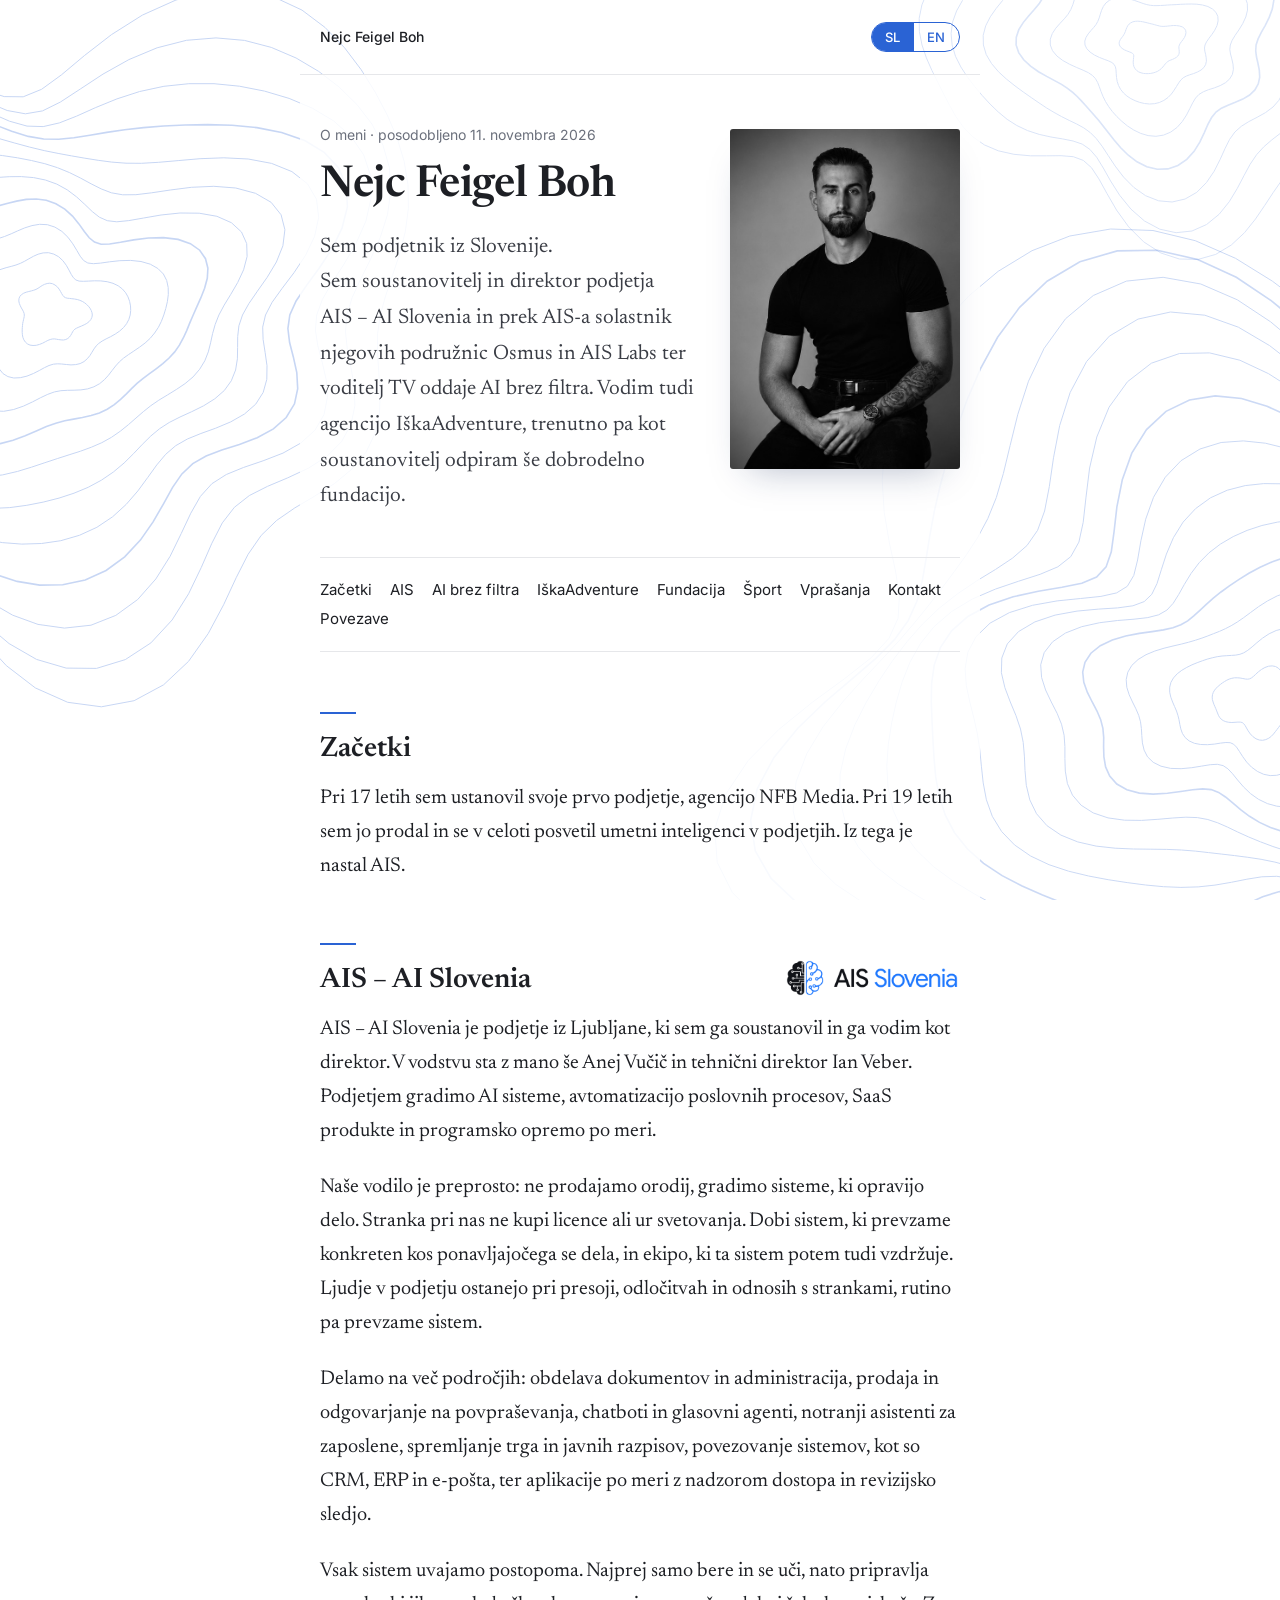
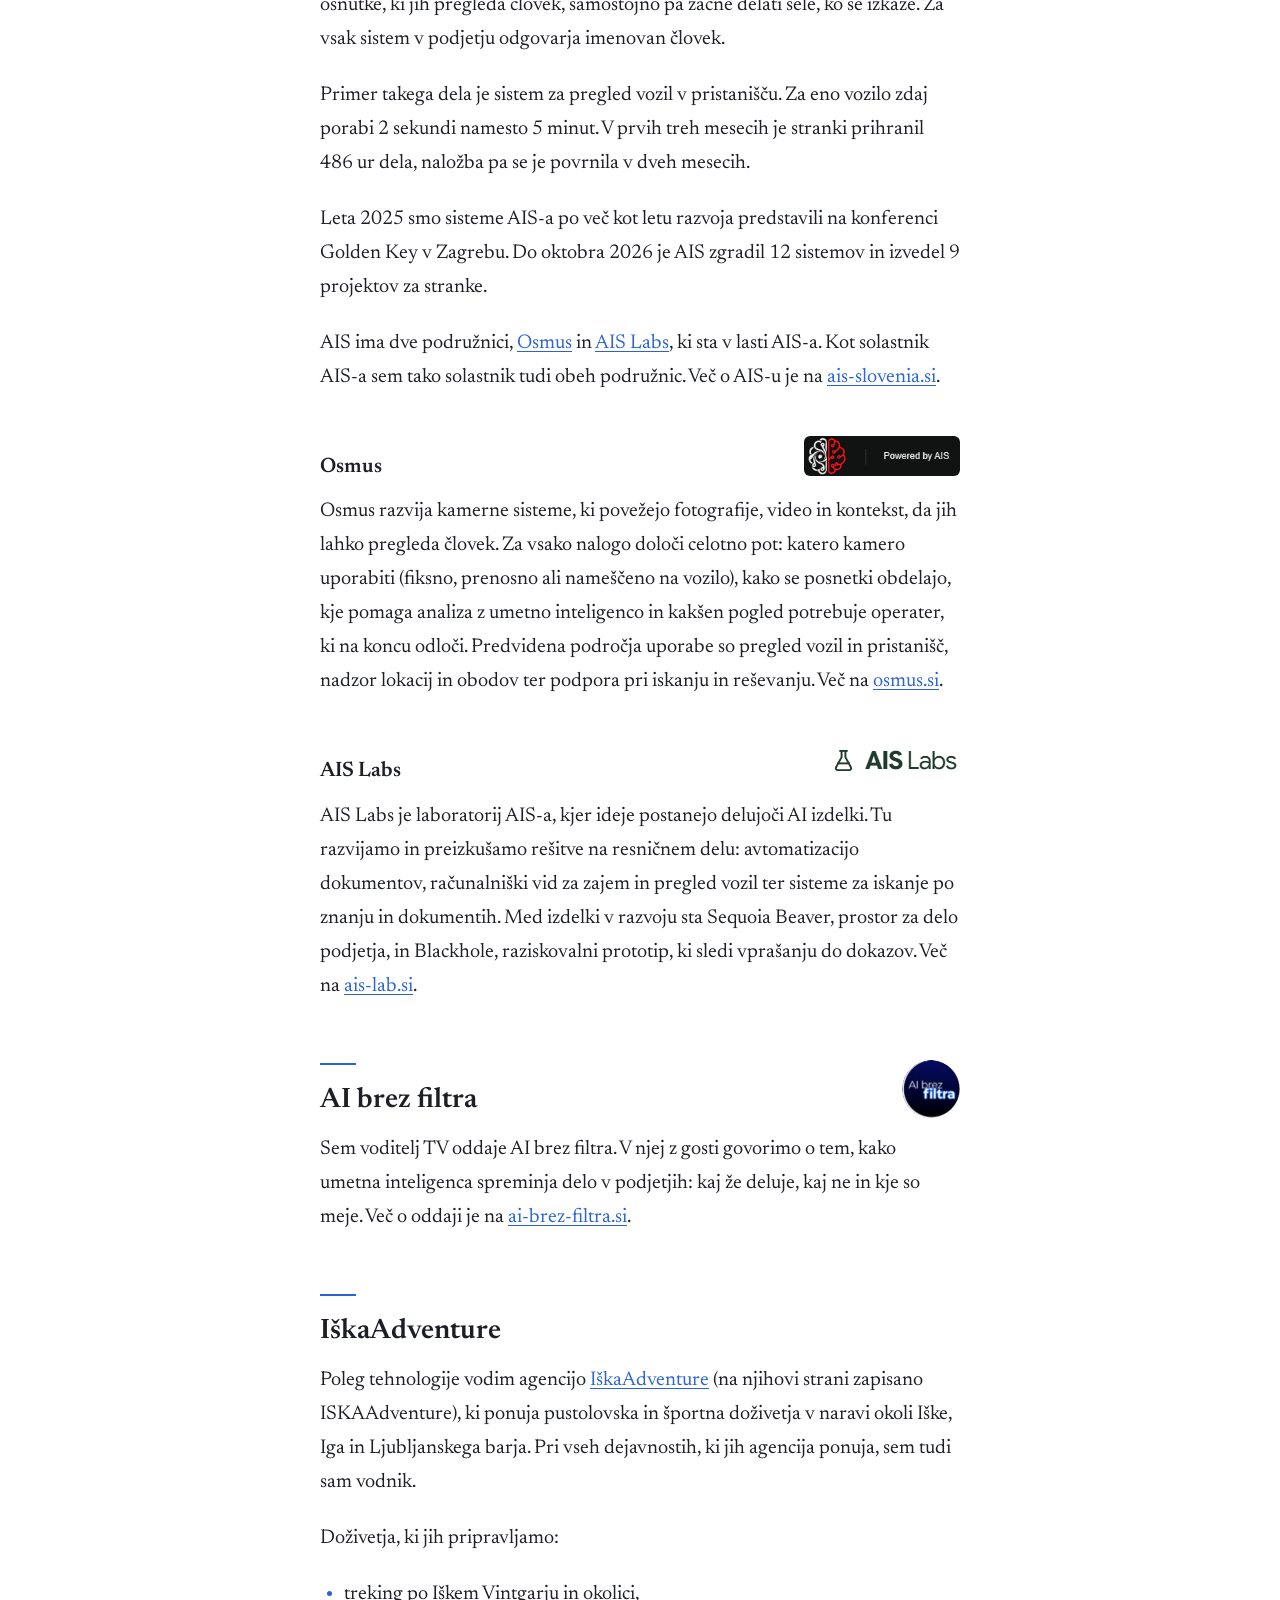
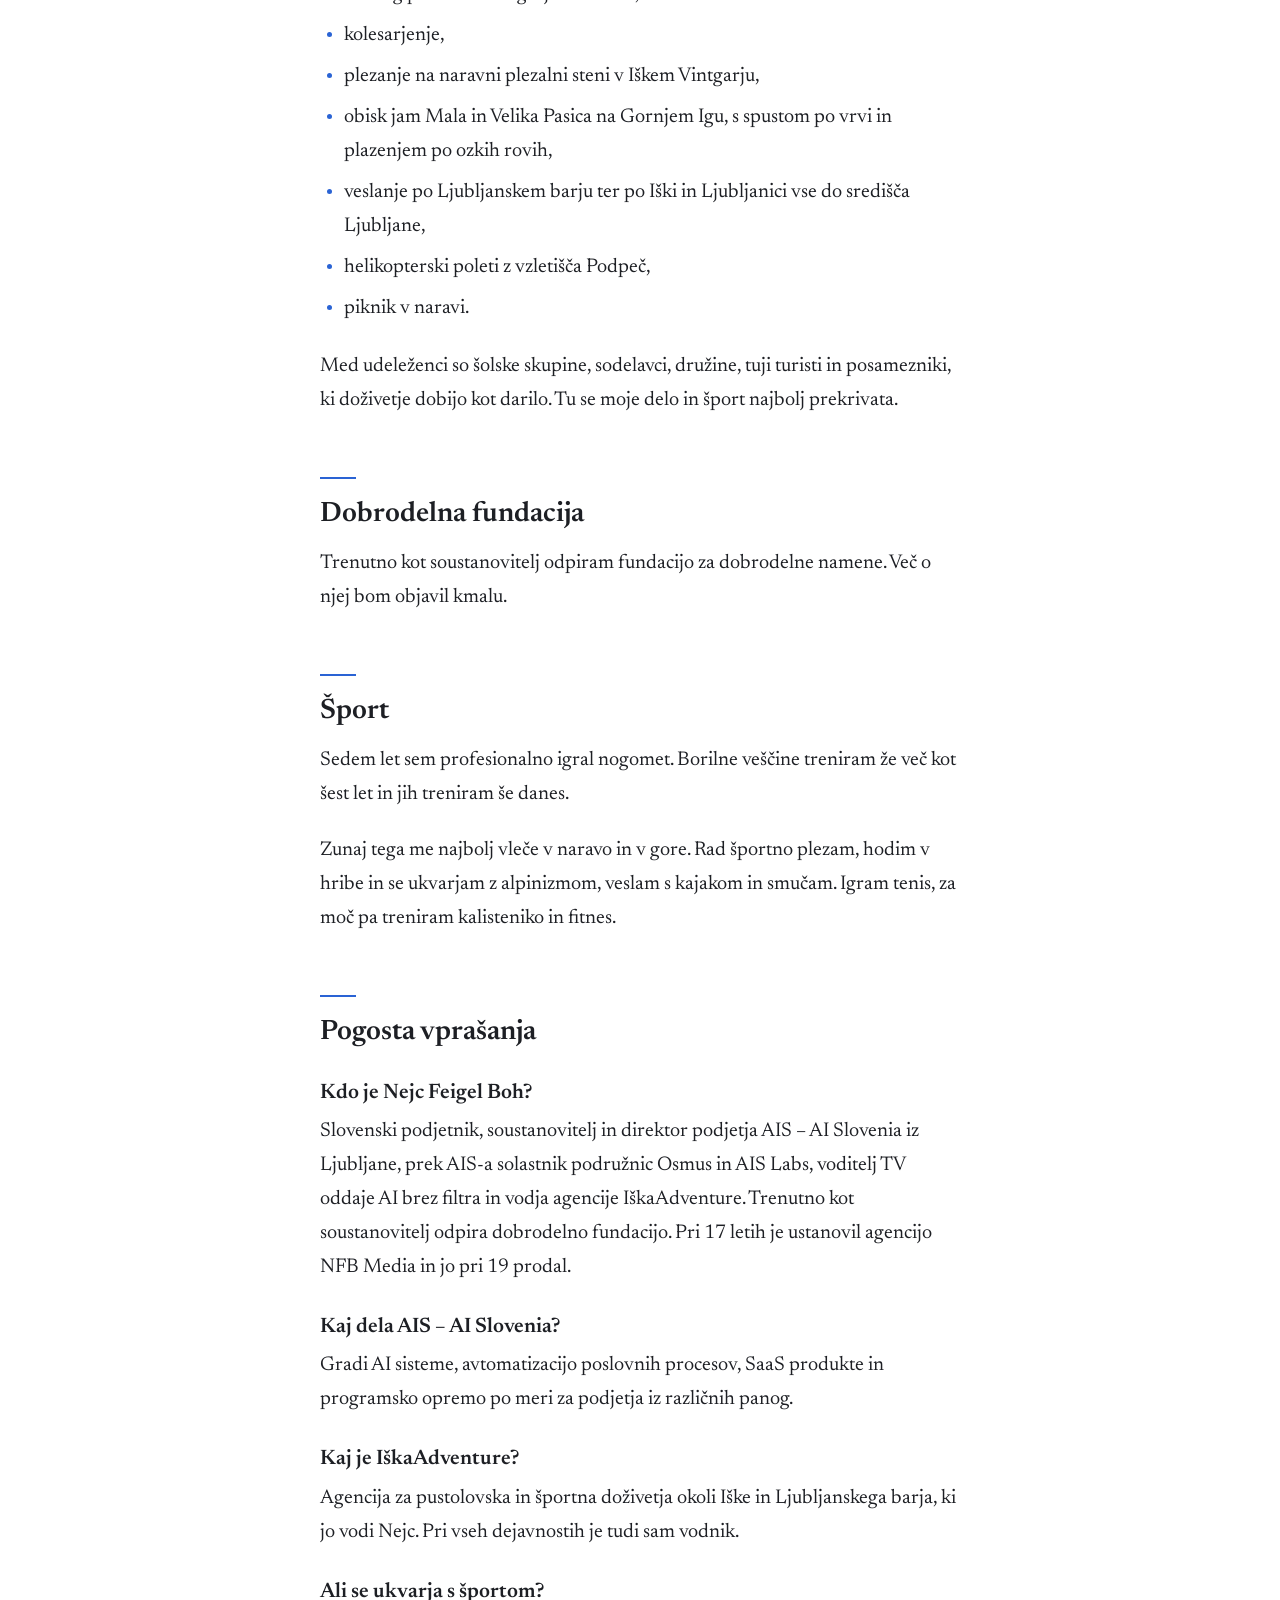
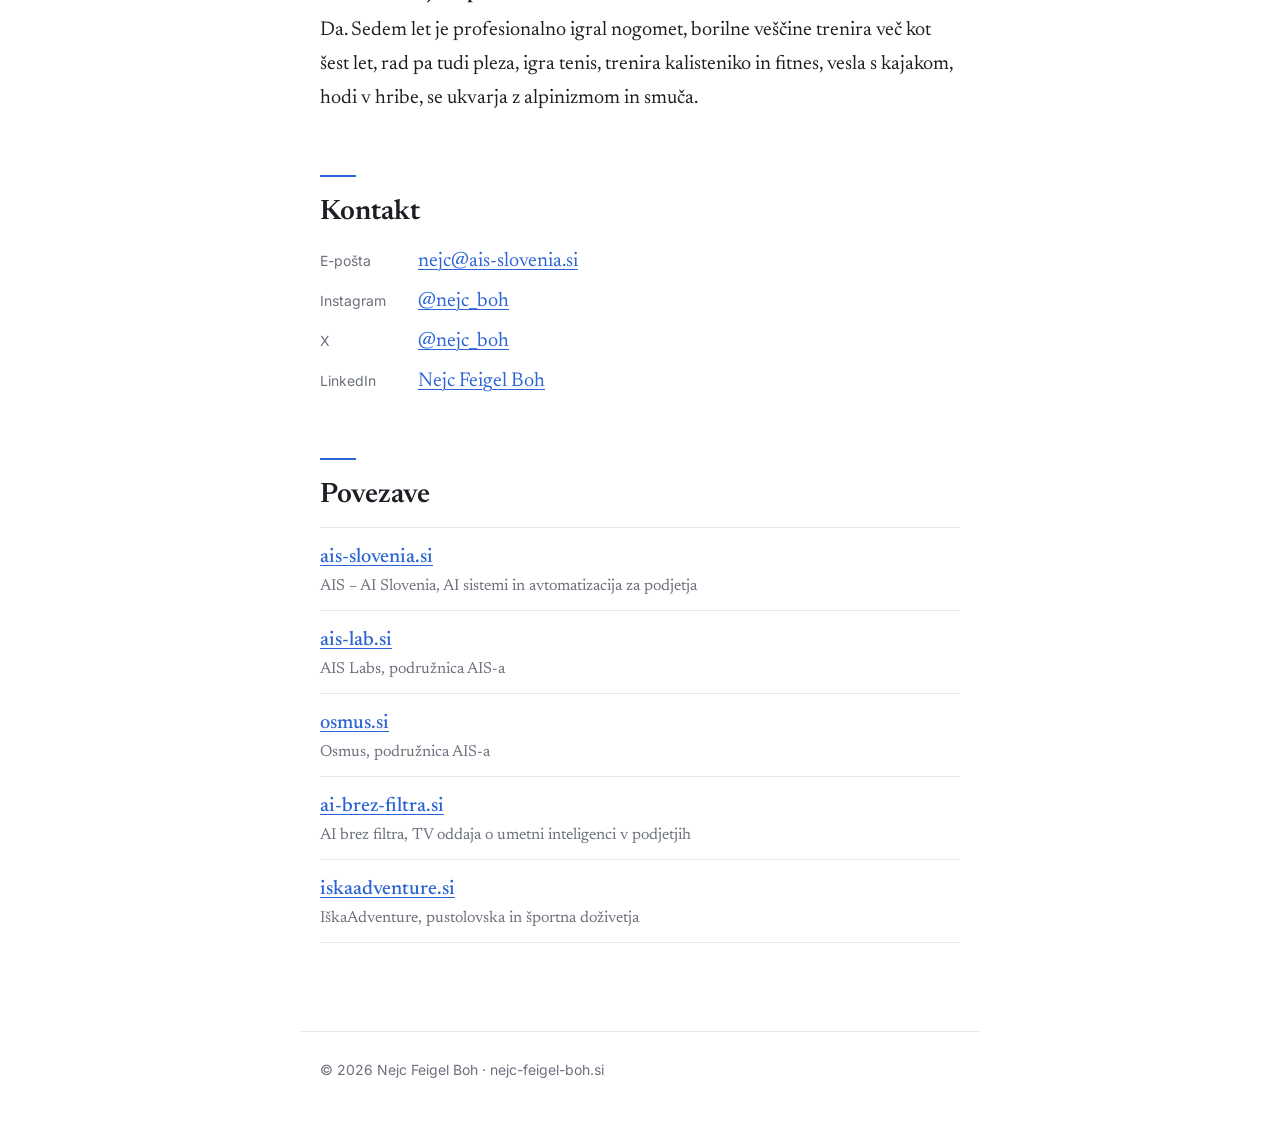
<file: index.html>
<!doctype html>
<html lang="sl">
<head>
<meta charset="utf-8">
<meta name="viewport" content="width=device-width, initial-scale=1">
<title>Nejc Feigel Boh – soustanovitelj in direktor AIS</title>
<meta name="description" content="Nejc Feigel Boh je soustanovitelj in direktor AIS – AI Slovenia, voditelj TV oddaje AI brez filtra in vodja agencije IškaAdventure. Kdo je in s čim se ukvarja.">
<meta name="author" content="Nejc Feigel Boh">
<link rel="canonical" href="https://nejc-feigel-boh.si/">
<link rel="alternate" hreflang="sl" href="https://nejc-feigel-boh.si/">
<link rel="alternate" hreflang="en" href="https://nejc-feigel-boh.si/en/">
<link rel="alternate" hreflang="x-default" href="https://nejc-feigel-boh.si/">
<meta name="robots" content="index, follow, max-image-preview:large">
<meta name="color-scheme" content="light">

<meta property="og:type" content="profile">
<meta property="og:locale" content="sl_SI">
<meta property="og:title" content="Nejc Feigel Boh">
<meta property="og:description" content="Kdo je Nejc Feigel Boh, s čim se ukvarja in kako ga kontaktirate.">
<meta property="og:url" content="https://nejc-feigel-boh.si/">
<meta property="og:image" content="https://nejc-feigel-boh.si/og-image.jpg">
<meta property="og:image:width" content="1200">
<meta property="og:image:height" content="630">
<meta property="og:image:alt" content="Nejc Feigel Boh, črno-bela fotografija">
<meta property="profile:first_name" content="Nejc">
<meta property="profile:last_name" content="Feigel Boh">
<meta name="twitter:card" content="summary_large_image">

<link rel="alternate" type="text/plain" href="/llms.txt" title="LLM povzetek">

<link rel="preload" href="/fonts/newsreader-normal-400-latin.woff2" as="font" type="font/woff2" crossorigin>
<link rel="stylesheet" href="/fonts/fonts.css">
<link rel="icon" href="/favicon.svg" type="image/svg+xml">
<link rel="icon" href="/favicon-32.png" sizes="32x32" type="image/png">
<link rel="apple-touch-icon" href="/apple-touch-icon.png">

<script type="application/ld+json">
{
  "@context": "https://schema.org",
  "@graph": [
    {
      "@type": "ProfilePage",
      "@id": "https://nejc-feigel-boh.si/#page",
      "url": "https://nejc-feigel-boh.si/",
      "name": "Nejc Feigel Boh",
      "inLanguage": "sl",
      "dateModified": "2026-11-11",
      "mainEntity": { "@id": "https://nejc-feigel-boh.si/#person" }
    },
    {
      "@type": "Person",
      "@id": "https://nejc-feigel-boh.si/#person",
      "name": "Nejc Feigel Boh",
      "givenName": "Nejc",
      "familyName": "Feigel Boh",
      "url": "https://nejc-feigel-boh.si/",
      "image": "https://nejc-feigel-boh.si/nejc-foto.jpg",
      "jobTitle": [
        "Soustanovitelj in direktor AIS – AI Slovenia",
        "Voditelj TV oddaje AI brez filtra",
        "Vodja agencije IškaAdventure in vodnik"
      ],
      "description": "Slovenski podjetnik. Soustanovitelj in direktor podjetja AIS – AI Slovenia, ki gradi AI sisteme, avtomatizacijo poslovnih procesov, SaaS produkte in programsko opremo po meri. Kot solastnik AIS-a je solastnik tudi njegovih podružnic Osmus in AIS Labs. Voditelj TV oddaje AI brez filtra. Vodi agencijo IškaAdventure in je vodnik pri njenih pustolovskih in športnih dejavnostih. Kot soustanovitelj odpira dobrodelno fundacijo. Pri 17 letih je ustanovil agencijo NFB Media in jo pri 19 prodal. Sedem let je profesionalno igral nogomet, borilne veščine trenira več kot šest let.",
      "nationality": { "@type": "Country", "name": "Slovenija" },
      "homeLocation": { "@type": "Place", "name": "Ljubljana, Slovenija" },
      "worksFor": [{ "@id": "https://ais-slovenia.si/#organization" }, { "@id": "https://nejc-feigel-boh.si/#iska" }],
      "email": "mailto:nejc@ais-slovenia.si",
      "knowsLanguage": ["sl", "en"],
      "knowsAbout": [
        "umetna inteligenca v podjetjih",
        "avtomatizacija poslovnih procesov",
        "AI agenti",
        "programska oprema po meri",
        "vodenje podjetja",
        "pustolovski turizem in vodenje v naravi",
        "plezanje", "nogomet", "borilne veščine"
      ],
      "sameAs": [
        "https://www.instagram.com/nejc_boh/",
        "https://x.com/nejc_boh",
        "https://si.linkedin.com/in/nejc-feigel-boh-abba783a3"
      ]
    },
    {
      "@type": "Organization",
      "@id": "https://ais-slovenia.si/#organization",
      "name": "AIS Slovenia",
      "alternateName": ["AIS – AI Slovenia", "AIS", "Artificial Intelligence Slovenia"],
      "legalName": "AIS, razvoj umetne inteligence, Anej Vučič s.p.",
      "url": "https://ais-slovenia.si/",
      "address": { "@type": "PostalAddress", "addressLocality": "Ljubljana", "addressCountry": "SI" },
      "founder": { "@id": "https://nejc-feigel-boh.si/#person" },
      "subOrganization": [
        { "@type": "Organization", "name": "Osmus", "alternateName": "OSMUS", "url": "https://osmus.si/" },
        { "@type": "Organization", "name": "AIS Labs", "url": "https://ais-lab.si/" }
      ]
    },
    {
      "@type": "Organization",
      "@id": "https://nejc-feigel-boh.si/#iska",
      "name": "IškaAdventure",
      "alternateName": ["ISKAAdventure", "Iška Adventure"],
      "url": "https://iskaadventure.si/",
      "description": "Pustolovske in športne dejavnosti v okolici Iške in Ljubljanskega barja: treking, kolesarjenje, plezanje v Iškem Vintgarju, obisk jam Mala in Velika Pasica, veslanje, helikopterski poleti in piknik."
    },
    {
      "@type": "TVSeries",
      "name": "AI brez filtra",
      "url": "https://ai-brez-filtra.si/",
      "inLanguage": "sl",
      "actor": { "@id": "https://nejc-feigel-boh.si/#person" },
      "description": "TV oddaja o umetni inteligenci v podjetjih, ki jo vodi Nejc Feigel Boh."
    },
    {
      "@type": "FAQPage",
      "@id": "https://nejc-feigel-boh.si/#faq",
      "mainEntity": [
        {
          "@type": "Question",
          "name": "Kdo je Nejc Feigel Boh?",
          "acceptedAnswer": { "@type": "Answer", "text": "Nejc Feigel Boh je slovenski podjetnik, soustanovitelj in direktor podjetja AIS – AI Slovenia iz Ljubljane in prek AIS-a solastnik podružnic Osmus in AIS Labs, voditelj TV oddaje AI brez filtra in vodja agencije IškaAdventure. Trenutno kot soustanovitelj odpira dobrodelno fundacijo. Pri 17 letih je ustanovil agencijo NFB Media in jo pri 19 prodal." }
        },
        {
          "@type": "Question",
          "name": "Kaj je AIS – AI Slovenia?",
          "acceptedAnswer": { "@type": "Answer", "text": "AIS – AI Slovenia je podjetje iz Ljubljane, ki gradi AI sisteme, avtomatizacije poslovnih procesov, SaaS produkte in aplikacije po meri. Podružnici AIS-a sta Osmus in AIS Labs." }
        },
        {
          "@type": "Question",
          "name": "Kaj je IškaAdventure?",
          "acceptedAnswer": { "@type": "Answer", "text": "IškaAdventure (uradno ISKAAdventure) je agencija za pustolovske in športne dejavnosti v okolici Iške in Ljubljanskega barja, ki jo vodi Nejc Feigel Boh. Ponuja treking, kolesarjenje, plezanje v Iškem Vintgarju, obisk jam Mala in Velika Pasica, veslanje, helikopterske polete in piknike. Nejc je vodnik pri vseh dejavnostih." }
        },
        {
          "@type": "Question",
          "name": "Ali se Nejc Feigel Boh ukvarja s športom?",
          "acceptedAnswer": { "@type": "Answer", "text": "Da. Sedem let je profesionalno igral nogomet, borilne veščine trenira več kot šest let. Rad pleza, igra tenis, trenira kalisteniko in fitnes, vesla s kajakom, hodi v hribe, se ukvarja z alpinizmom in smuča." }
        },
        {
          "@type": "Question",
          "name": "Kako kontaktiram Nejca Feigel Boha?",
          "acceptedAnswer": { "@type": "Answer", "text": "Po e-pošti nejc@ais-slovenia.si." }
        }
      ]
    }
  ]
}
</script>

<style>
  :root {
    --bg: #ffffff;
    --text: #1d1f24;
    --muted: #6b707c;
    --line: #e6e7ea;
    --blue: #2a63d4;
    --blue-dark: #1d4aa6;
  }
  * { box-sizing: border-box; }
  html { scroll-behavior: smooth; }
  body {
    margin: 0; background: var(--bg); color: var(--text);
    font-family: Newsreader, Georgia, "Times New Roman", serif;
    font-size: 20px; line-height: 1.7;
    -webkit-font-smoothing: antialiased;
  }
  a { color: var(--blue); text-decoration: underline; text-decoration-thickness: 1px; text-underline-offset: 3px; }
  a:hover { color: var(--blue-dark); }

  .site { max-width: 680px; margin: 0 auto; padding: 0 20px; }
  .top {
    max-width: 680px; margin: 0 auto; padding: 22px 20px;
    display: flex; justify-content: space-between; align-items: baseline; gap: 16px;
    font-family: Inter, system-ui, sans-serif; font-size: 14px; color: var(--muted);
    border-bottom: 1px solid var(--line);
  }
  .top a { color: var(--text); text-decoration: none; font-weight: 500; }
  .top { align-items: center; }

  /* Gumb za jezik */
  .lang { display: inline-flex; border: 1px solid var(--blue); border-radius: 999px; overflow: hidden; }
  .lang a, .lang span {
    padding: 5px 13px; font-size: 13px; font-weight: 500; letter-spacing: .04em; line-height: 1.4;
  }
  .lang .on { background: var(--blue); color: #fff; }
  .top .lang a { color: var(--blue); }
  .top .lang a:hover { background: #eef3fc; color: var(--blue-dark); }

  article { padding: 48px 0 24px; }

  .author { font-family: Inter, system-ui, sans-serif; font-size: 14px; color: var(--muted); margin-bottom: 14px; }

  /* Velika fotografija na vrhu */
  .opening { display: grid; grid-template-columns: 1fr 230px; gap: 36px; align-items: start; }
  .opening .intro { font-size: 21px; }
  .nowrap { white-space: nowrap; }
  .hero-photo { margin: 6px 0 0; }
  .hero-photo img {
    display: block; width: 100%; height: auto;
    border-radius: 3px; box-shadow: 0 18px 36px -20px rgba(20, 40, 90, .35);
  }
  @media (max-width: 600px) {
    .opening { grid-template-columns: 1fr; gap: 0; }
    .hero-photo { order: -1; width: 62%; max-width: 240px; margin: 0 0 24px; }
  }

  /* Ozadje: plastnice, ki se premikajo ob skrolanju */
  html { background: var(--bg); }
  body { background: transparent; }
  #topo { position: fixed; inset: 0; width: 100%; height: 100%; z-index: -1; pointer-events: none; }
  #topo path { fill: none; stroke: var(--blue); stroke-width: 1; vector-effect: non-scaling-stroke; }
  .top, .site, footer { position: relative; }
  article { background: rgba(255,255,255,.86); margin: 0 -20px; padding-left: 20px; padding-right: 20px; }

  .progress {
    position: fixed; top: 0; left: 0; height: 2px; width: 100%; background: var(--blue);
    transform-origin: 0 50%; transform: scaleX(0); z-index: 20;
  }

  /* Besedilo se ob skrolanju nežno prikaže */
  .js .reveal { opacity: 0; transform: translateY(14px); transition: opacity .7s ease, transform .7s ease; }
  .js .reveal.in { opacity: 1; transform: none; }
  @media (prefers-reduced-motion: reduce) {
    .js .reveal { opacity: 1; transform: none; transition: none; }
  }

  h1 { font-weight: 600; font-size: 44px; line-height: 1.15; letter-spacing: -.01em; margin: 0 0 18px; }
  .intro { font-size: 22px; color: #3a3d45; margin: 0 0 8px; }

  h2 { font-weight: 600; font-size: 28px; line-height: 1.25; margin: 56px 0 14px; padding-top: 4px; }
  h2::before { content: ""; display: block; width: 36px; height: 2px; background: var(--blue); margin-bottom: 18px; }
  h3 { font-weight: 600; font-size: 21px; line-height: 1.35; margin: 30px 0 6px; }
  p { margin: 0 0 1.1em; }
  ul { margin: 0 0 1.2em; padding-left: 1.2em; }
  li { margin-bottom: .35em; }
  li::marker { color: var(--blue); }

  .toc {
    margin: 34px 0 0; padding: 18px 0; border-top: 1px solid var(--line); border-bottom: 1px solid var(--line);
    font-family: Inter, system-ui, sans-serif; font-size: 15px; line-height: 1.9; color: var(--muted);
  }
  .toc a { color: var(--text); text-decoration: none; margin-right: 14px; white-space: nowrap; }
  .toc a:hover { color: var(--blue); }

  .note { color: var(--muted); font-size: 17px; }

  .sec-title {
    display: flex; justify-content: space-between; align-items: flex-end; gap: 12px 24px; flex-wrap: wrap;
    margin: 56px 0 14px;
  }
  .sec-title h2 { margin: 0; }
  .sec-logo { display: block; line-height: 0; }
  .sec-logo img { height: 40px; width: auto; }
  .sec-title.sub { margin: 30px 0 6px; align-items: center; }
  .sec-logo img.logo-dark { height: 40px; border-radius: 6px; }
  .sec-logo img.logo-small { height: 27px; }
  .sec-logo img.logo-round { height: 58px; border-radius: 50%; }
  @media (max-width: 600px) {
    .sec-title { margin-top: 46px; }
    .sec-title.sub { margin-top: 28px; }
    .sec-logo img { height: 32px; }
    .sec-logo img.logo-dark { height: 34px; }
    .sec-logo img.logo-small { height: 24px; }
    .sec-logo img.logo-round { height: 48px; }
  }

  .contact { list-style: none; padding: 0; margin: 0 0 1.2em; }
  .contact li { margin: 0 0 .3em; }
  .contact span { display: inline-block; min-width: 98px; font-family: Inter, system-ui, sans-serif; font-size: 14px; color: var(--muted); }

  .links { list-style: none; padding: 0; margin: 0 0 1.2em; }
  .links li { padding: 12px 0; border-bottom: 1px solid var(--line); margin: 0; }
  .links li:first-child { border-top: 1px solid var(--line); }
  .links a { font-weight: 500; }
  .links span { display: block; font-size: 16px; color: var(--muted); line-height: 1.5; }

  footer {
    max-width: 680px; margin: 40px auto 0; padding: 26px 20px 48px; border-top: 1px solid var(--line);
    font-family: Inter, system-ui, sans-serif; font-size: 14px; color: var(--muted);
  }

  @media (max-width: 600px) {
    body { font-size: 18.5px; }
    h1 { font-size: 34px; }
    .intro { font-size: 20px; }
    h2 { font-size: 25px; margin-top: 46px; }
    article { padding-top: 34px; }
  }
</style>
</head>
<body>
<script>document.documentElement.classList.add('js');</script>
<div class="progress" aria-hidden="true"></div>
<svg id="topo" aria-hidden="true"></svg>

<header class="top">
  <a href="#">Nejc Feigel Boh</a>
  <nav class="lang" aria-label="Jezik">
    <span class="on" aria-current="true">SL</span><a href="/en/" hreflang="en" lang="en" title="Read in English">EN</a>
  </nav>
</header>

<main class="site">
<article>

  <div class="opening">
    <div>
      <div class="author">O meni · posodobljeno 11. novembra 2026</div>
      <h1>Nejc Feigel Boh</h1>
      <p class="intro">
        Sem podjetnik iz Slovenije.<br>
        Sem soustanovitelj in direktor podjetja <span class="nowrap">AIS – AI Slovenia</span> in prek AIS-a
        solastnik njegovih podružnic Osmus in AIS Labs ter voditelj TV oddaje AI brez filtra. Vodim tudi
        agencijo IškaAdventure, trenutno pa kot soustanovitelj odpiram še dobrodelno fundacijo.
      </p>
    </div>
    <figure class="hero-photo">
      <img src="nejc-foto.jpg?v=2" alt="Nejc Feigel Boh, črno-bela fotografija" width="532" height="787">
    </figure>
  </div>

  <nav class="toc" aria-label="Vsebina">
    <a href="#zacetki">Začetki</a>
    <a href="#ais">AIS</a>
    <a href="#ai-brez-filtra">AI brez filtra</a>
    <a href="#iskaadventure">IškaAdventure</a>
    <a href="#fundacija">Fundacija</a>
    <a href="#sport">Šport</a>
    <a href="#vprasanja">Vprašanja</a>
    <a href="#kontakt">Kontakt</a>
    <a href="#povezave">Povezave</a>
  </nav>

  <h2 id="zacetki">Začetki</h2>
  <p>
    Pri 17 letih sem ustanovil svoje prvo podjetje, agencijo NFB Media. Pri 19 letih sem jo prodal in se
    v celoti posvetil umetni inteligenci v podjetjih. Iz tega je nastal AIS.
  </p>

  <div class="sec-title">
    <h2 id="ais">AIS – AI Slovenia</h2>
    <a href="https://ais-slovenia.si/" class="sec-logo"><img src="ais-logo.png" alt="Logotip AIS Slovenia" width="502" height="114"></a>
  </div>
  <p>
    AIS – AI Slovenia je podjetje iz Ljubljane, ki sem ga soustanovil in ga vodim kot direktor.
    V vodstvu sta z mano še Anej Vučič in tehnični direktor Ian Veber. Podjetjem gradimo AI sisteme,
    avtomatizacijo poslovnih procesov, SaaS produkte in programsko opremo po meri.
  </p>
  <p>
    Naše vodilo je preprosto: ne prodajamo orodij, gradimo sisteme, ki opravijo delo. Stranka pri nas ne
    kupi licence ali ur svetovanja. Dobi sistem, ki prevzame konkreten kos ponavljajočega se dela, in ekipo,
    ki ta sistem potem tudi vzdržuje. Ljudje v podjetju ostanejo pri presoji, odločitvah in odnosih s strankami,
    rutino pa prevzame sistem.
  </p>
  <p>
    Delamo na več področjih: obdelava dokumentov in administracija, prodaja in odgovarjanje na povpraševanja,
    chatboti in glasovni agenti, notranji asistenti za zaposlene, spremljanje trga in javnih razpisov,
    povezovanje sistemov, kot so CRM, ERP in e-pošta, ter aplikacije po meri z nadzorom dostopa in
    revizijsko sledjo.
  </p>
  <p>
    Vsak sistem uvajamo postopoma. Najprej samo bere in se uči, nato pripravlja osnutke, ki jih pregleda
    človek, samostojno pa začne delati šele, ko se izkaže. Za vsak sistem v podjetju odgovarja imenovan
    človek.
  </p>
  <p>
    Primer takega dela je sistem za pregled vozil v pristanišču. Za eno vozilo zdaj porabi 2 sekundi
    namesto 5 minut. V prvih treh mesecih je stranki prihranil 486 ur dela, naložba pa se je povrnila
    v dveh mesecih.
  </p>
  <p>
    Leta 2025 smo sisteme AIS-a po več kot letu razvoja predstavili na konferenci Golden Key v Zagrebu.
    Do oktobra 2026 je AIS zgradil 12 sistemov in izvedel 9 projektov za stranke.
  </p>

  <p>
    AIS ima dve podružnici, <a href="https://osmus.si/">Osmus</a> in
    <a href="https://ais-lab.si/">AIS Labs</a>, ki sta v lasti AIS-a. Kot solastnik AIS-a sem tako
    solastnik tudi obeh podružnic. Več o AIS-u je na
    <a href="https://ais-slovenia.si/">ais-slovenia.si</a>.
  </p>

  <div class="sec-title sub">
    <h3 id="osmus">Osmus</h3>
    <a href="https://osmus.si/" class="sec-logo"><img class="logo-dark" src="osmus-logo.png?v=2" alt="Logotip Osmus, Powered by AIS" width="203" height="52"></a>
  </div>

  <p>
    Osmus razvija kamerne sisteme, ki povežejo fotografije, video in kontekst, da jih lahko pregleda človek.
    Za vsako nalogo določi celotno pot: katero kamero uporabiti (fiksno, prenosno ali nameščeno na vozilo),
    kako se posnetki obdelajo, kje pomaga analiza z umetno inteligenco in kakšen pogled potrebuje operater,
    ki na koncu odloči. Predvidena področja uporabe so pregled vozil in pristanišč, nadzor lokacij in obodov
    ter podpora pri iskanju in reševanju. Več na <a href="https://osmus.si/">osmus.si</a>.
  </p>

  <div class="sec-title sub">
    <h3 id="ais-labs">AIS Labs</h3>
    <a href="https://ais-lab.si/" class="sec-logo"><img class="logo-small" src="ais-labs-logo.png" alt="Logotip AIS Labs" width="128" height="27"></a>
  </div>

  <p>
    AIS Labs je laboratorij AIS-a, kjer ideje postanejo delujoči AI izdelki. Tu razvijamo in preizkušamo
    rešitve na resničnem delu: avtomatizacijo dokumentov, računalniški vid za zajem in pregled vozil ter
    sisteme za iskanje po znanju in dokumentih. Med izdelki v razvoju sta Sequoia Beaver, prostor za delo
    podjetja, in Blackhole, raziskovalni prototip, ki sledi vprašanju do dokazov. Več na
    <a href="https://ais-lab.si/">ais-lab.si</a>.
  </p>

  <div class="sec-title">
    <h2 id="ai-brez-filtra">AI brez filtra</h2>
    <a href="https://ai-brez-filtra.si/" class="sec-logo"><img class="logo-round" src="ai-brez-filtra-logo.png?v=2" alt="Logotip oddaje AI brez filtra" width="200" height="200"></a>
  </div>
  <p>
    Sem voditelj TV oddaje AI brez filtra. V njej z gosti govorimo o tem, kako umetna inteligenca
    spreminja delo v podjetjih: kaj že deluje, kaj ne in kje so meje. Več o oddaji je na
    <a href="https://ai-brez-filtra.si/">ai-brez-filtra.si</a>.
  </p>

  <h2 id="iskaadventure">IškaAdventure</h2>
  <p>
    Poleg tehnologije vodim agencijo <a href="https://iskaadventure.si/">IškaAdventure</a>
    (na njihovi strani zapisano ISKAAdventure), ki ponuja
    pustolovska in športna doživetja v naravi okoli Iške, Iga in Ljubljanskega barja. Pri vseh dejavnostih,
    ki jih agencija ponuja, sem tudi sam vodnik.
  </p>
  <p>Doživetja, ki jih pripravljamo:</p>
  <ul>
    <li>treking po Iškem Vintgarju in okolici,</li>
    <li>kolesarjenje,</li>
    <li>plezanje na naravni plezalni steni v Iškem Vintgarju,</li>
    <li>obisk jam Mala in Velika Pasica na Gornjem Igu, s spustom po vrvi in plazenjem po ozkih rovih,</li>
    <li>veslanje po Ljubljanskem barju ter po Iški in Ljubljanici vse do središča Ljubljane,</li>
    <li>helikopterski poleti z vzletišča Podpeč,</li>
    <li>piknik v naravi.</li>
  </ul>
  <p>
    Med udeleženci so šolske skupine, sodelavci, družine, tuji turisti in posamezniki, ki doživetje
    dobijo kot darilo. Tu se moje delo in šport najbolj prekrivata.
  </p>

  <h2 id="fundacija">Dobrodelna fundacija</h2>
  <p>
    Trenutno kot soustanovitelj odpiram fundacijo za dobrodelne namene. Več o njej bom objavil kmalu.
  </p>

  <h2 id="sport">Šport</h2>
  <p>
    Sedem let sem profesionalno igral nogomet. Borilne veščine treniram že več kot šest let in jih
    treniram še danes.
  </p>
  <p>
    Zunaj tega me najbolj vleče v naravo in v gore. Rad športno plezam, hodim v hribe in se ukvarjam
    z alpinizmom, veslam s kajakom in smučam. Igram tenis, za moč pa treniram kalisteniko in fitnes.
  </p>

  <h2 id="vprasanja">Pogosta vprašanja</h2>

  <h3>Kdo je Nejc Feigel Boh?</h3>
  <p>
    Slovenski podjetnik, soustanovitelj in direktor podjetja AIS – AI Slovenia iz Ljubljane, prek AIS-a
    solastnik podružnic Osmus in AIS Labs, voditelj TV oddaje AI brez filtra in vodja agencije IškaAdventure.
    Trenutno kot soustanovitelj odpira dobrodelno fundacijo. Pri 17 letih je ustanovil agencijo NFB Media
    in jo pri 19 prodal.
  </p>

  <h3>Kaj dela AIS – AI Slovenia?</h3>
  <p>
    Gradi AI sisteme, avtomatizacijo poslovnih procesov, SaaS produkte in programsko opremo po meri za
    podjetja iz različnih panog.
  </p>

  <h3>Kaj je IškaAdventure?</h3>
  <p>
    Agencija za pustolovska in športna doživetja okoli Iške in Ljubljanskega barja, ki jo vodi Nejc.
    Pri vseh dejavnostih je tudi sam vodnik.
  </p>

  <h3>Ali se ukvarja s športom?</h3>
  <p>
    Da. Sedem let je profesionalno igral nogomet, borilne veščine trenira več kot šest let, rad pa tudi
    pleza, igra tenis, trenira kalisteniko in fitnes, vesla s kajakom, hodi v hribe, se ukvarja z alpinizmom
    in smuča.
  </p>

  <h2 id="kontakt">Kontakt</h2>
  <ul class="contact">
    <li><span>E-pošta</span><a href="mailto:nejc@ais-slovenia.si">nejc@ais-slovenia.si</a></li>
    <li><span>Instagram</span><a href="https://www.instagram.com/nejc_boh/" rel="me">@nejc_boh</a></li>
    <li><span>X</span><a href="https://x.com/nejc_boh" rel="me">@nejc_boh</a></li>
    <li><span>LinkedIn</span><a href="https://si.linkedin.com/in/nejc-feigel-boh-abba783a3" rel="me">Nejc Feigel Boh</a></li>
  </ul>

  <h2 id="povezave">Povezave</h2>
  <ul class="links">
    <li><a href="https://ais-slovenia.si/">ais-slovenia.si</a><span>AIS – AI Slovenia, AI sistemi in avtomatizacija za podjetja</span></li>
    <li><a href="https://ais-lab.si/">ais-lab.si</a><span>AIS Labs, podružnica AIS-a</span></li>
    <li><a href="https://osmus.si/">osmus.si</a><span>Osmus, podružnica AIS-a</span></li>
    <li><a href="https://ai-brez-filtra.si/">ai-brez-filtra.si</a><span>AI brez filtra, TV oddaja o umetni inteligenci v podjetjih</span></li>
    <li><a href="https://iskaadventure.si/">iskaadventure.si</a><span>IškaAdventure, pustolovska in športna doživetja</span></li>
  </ul>

</article>
</main>

<footer>
  © 2026 Nejc Feigel Boh · nejc-feigel-boh.si
</footer>

<script>
(function () {
  var NS = 'http://www.w3.org/2000/svg';
  var svg = document.getElementById('topo');
  var reduce = window.matchMedia('(prefers-reduced-motion: reduce)').matches;
  var groups = [];

  // Plastnice: valovite zaprte krivulje okoli središča, kot na zemljevidu gora.
  function contour(cx, cy, r, seed) {
    var pts = [], n = 90;
    for (var i = 0; i < n; i++) {
      var a = i / n * Math.PI * 2;
      var k = 1 + .16 * Math.sin(3 * a + seed) + .09 * Math.sin(5 * a + seed * 1.7) + .05 * Math.cos(7 * a - seed);
      pts.push([cx + Math.cos(a) * r * k, cy + Math.sin(a) * r * k * .82]);
    }
    var d = 'M' + pts[0][0].toFixed(1) + ' ' + pts[0][1].toFixed(1);
    for (var j = 1; j < n; j++) d += 'L' + pts[j][0].toFixed(1) + ' ' + pts[j][1].toFixed(1);
    return d + 'Z';
  }

  function build() {
    svg.innerHTML = '';
    groups = [];
    var w = innerWidth, h = innerHeight;
    svg.setAttribute('viewBox', '0 0 ' + w + ' ' + h);
    var hills = [
      { x: w * .04, y: h * .35, levels: 11, step: 34, seed: 1.3, speed: .12, op: .26 },
      { x: w * .98, y: h * .78, levels: 13, step: 38, seed: 4.1, speed: .22, op: .24 },
      { x: w * .9,  y: h * .05, levels: 7,  step: 30, seed: 2.6, speed: .06, op: .17 }
    ];
    hills.forEach(function (hl) {
      var g = document.createElementNS(NS, 'g');
      g.style.opacity = hl.op;
      for (var i = 1; i <= hl.levels; i++) {
        var p = document.createElementNS(NS, 'path');
        p.setAttribute('d', contour(hl.x, hl.y, i * hl.step, hl.seed + i * .23));
        if (i % 4 === 0) p.style.strokeWidth = 1.6;
        g.appendChild(p);
      }
      svg.appendChild(g);
      groups.push({ el: g, hill: hl });
    });
    update();
  }

  var bar = document.querySelector('.progress');
  function update() {
    var y = scrollY, max = document.documentElement.scrollHeight - innerHeight;
    bar.style.transform = 'scaleX(' + (max > 0 ? y / max : 0) + ')';
    if (reduce) return;
    groups.forEach(function (o, i) {
      var dy = -y * o.hill.speed, rot = y * .004 * (i % 2 ? -1 : 1);
      o.el.setAttribute('transform', 'translate(0 ' + dy.toFixed(1) + ') rotate(' + rot.toFixed(2) + ' ' + o.hill.x + ' ' + o.hill.y + ')');
    });
  }

  var ticking = false;
  addEventListener('scroll', function () {
    if (!ticking) { ticking = true; requestAnimationFrame(function () { update(); ticking = false; }); }
  }, { passive: true });
  addEventListener('resize', build);
  build();

  // Prikaz besedila ob skrolanju
  var items = document.querySelectorAll('article h2, article h3, article p, article ul, .toc');
  if ('IntersectionObserver' in window) {
    var io = new IntersectionObserver(function (entries) {
      entries.forEach(function (e) { if (e.isIntersecting) { e.target.classList.add('in'); io.unobserve(e.target); } });
    }, { rootMargin: '0px 0px -8% 0px' });
    items.forEach(function (el) { el.classList.add('reveal'); io.observe(el); });
  }
})();
</script>

</body>
</html>
</file>
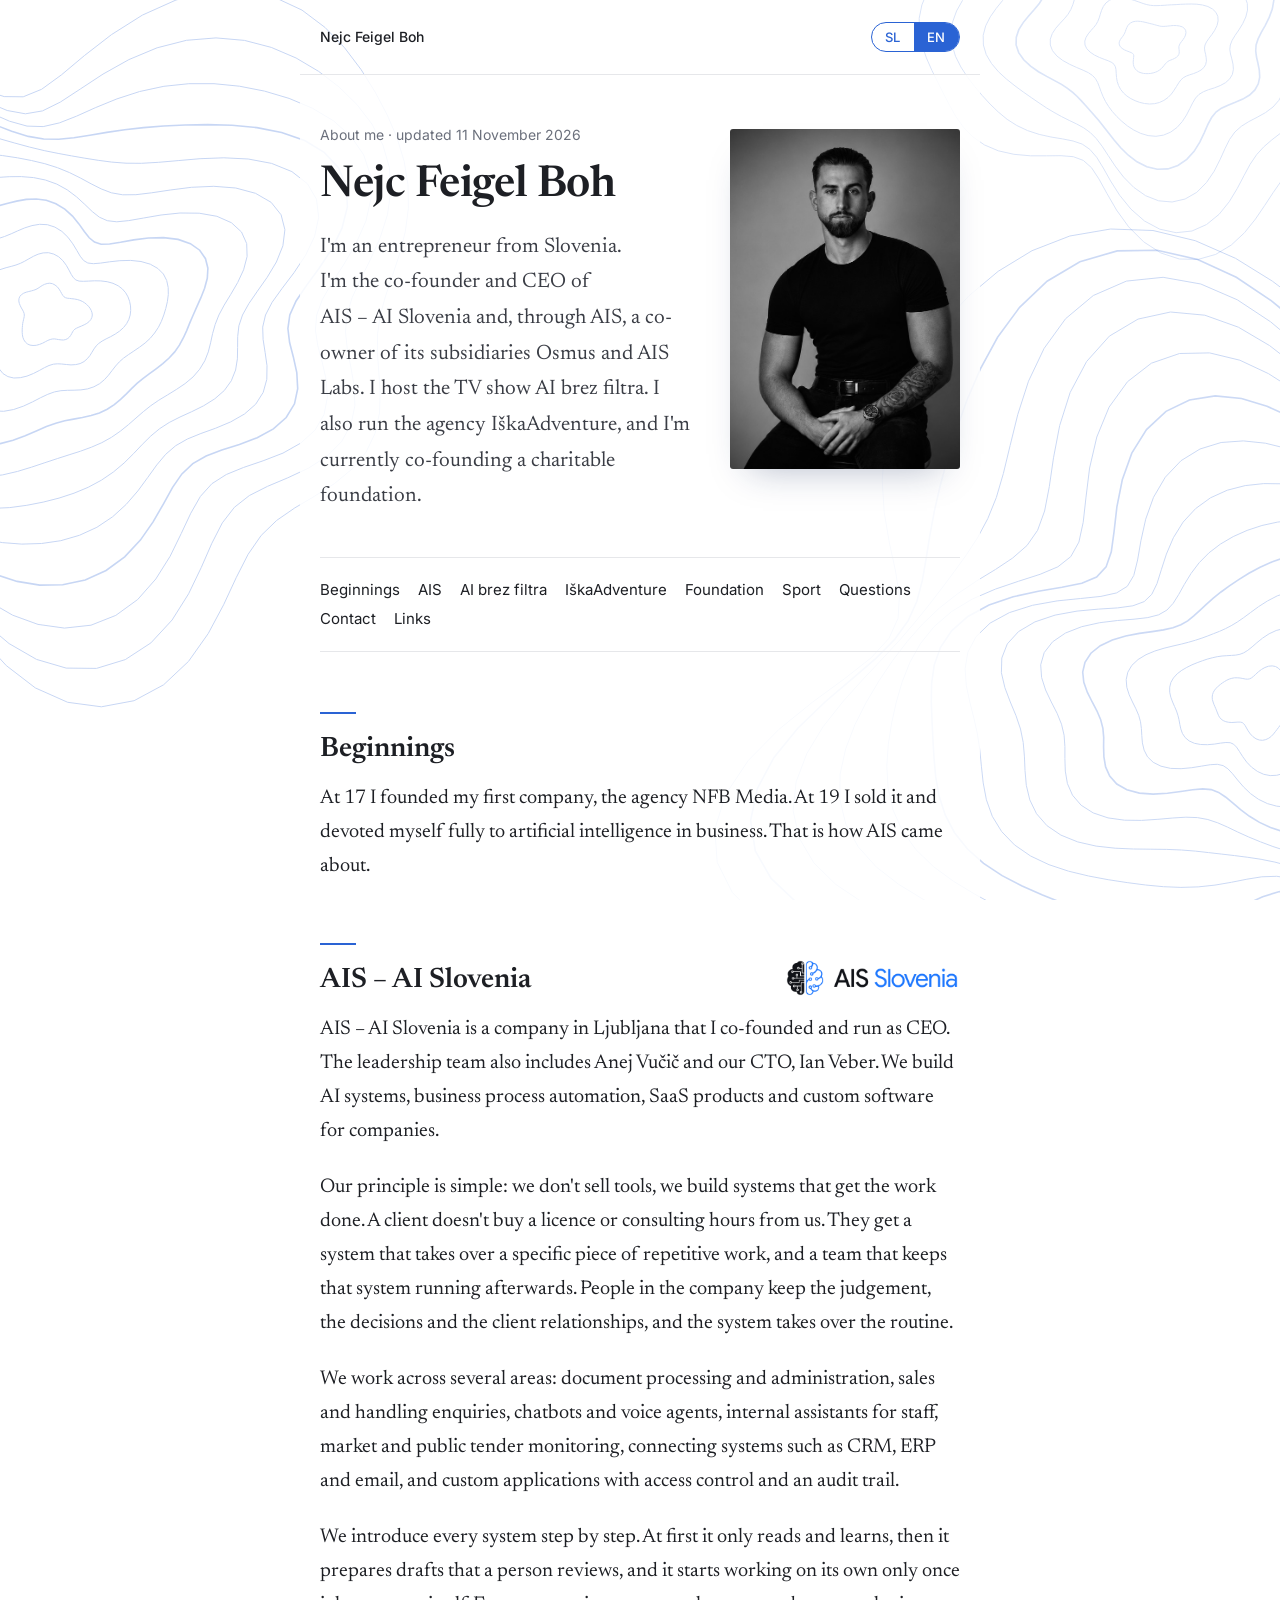
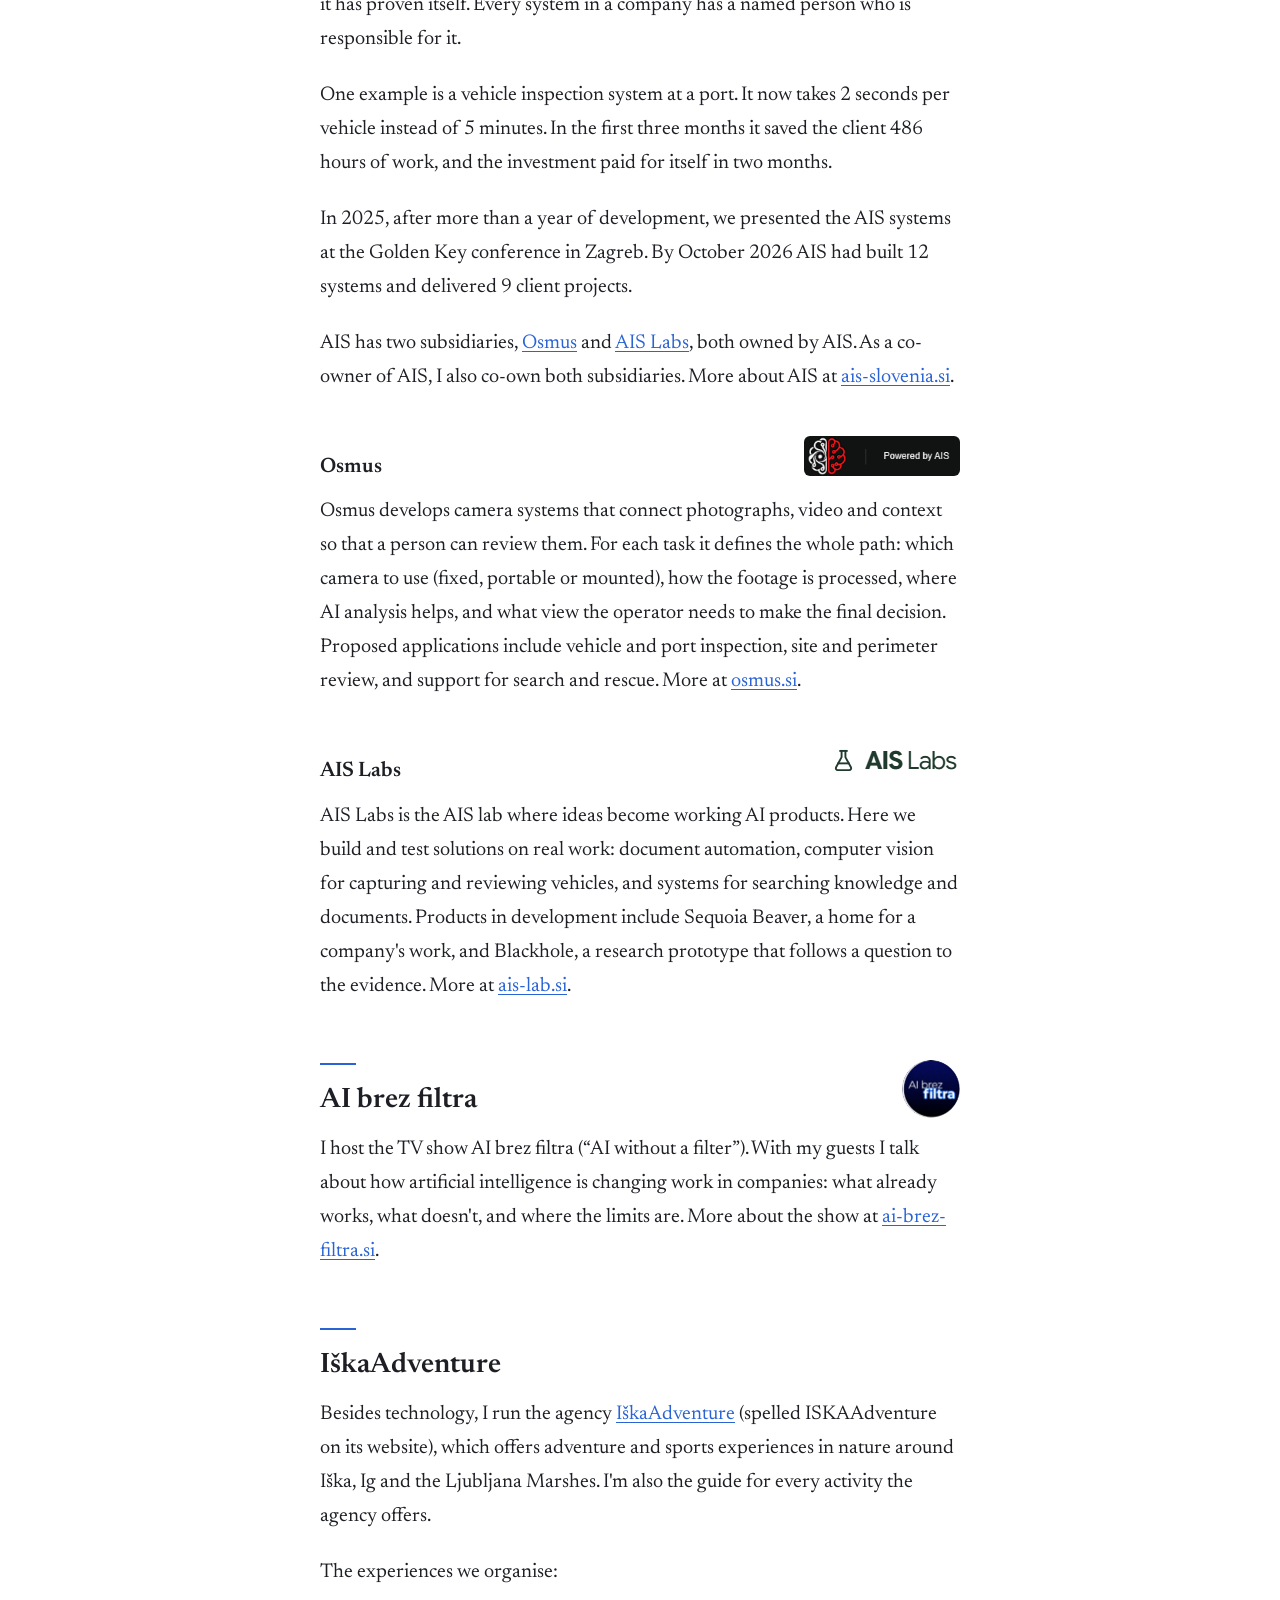
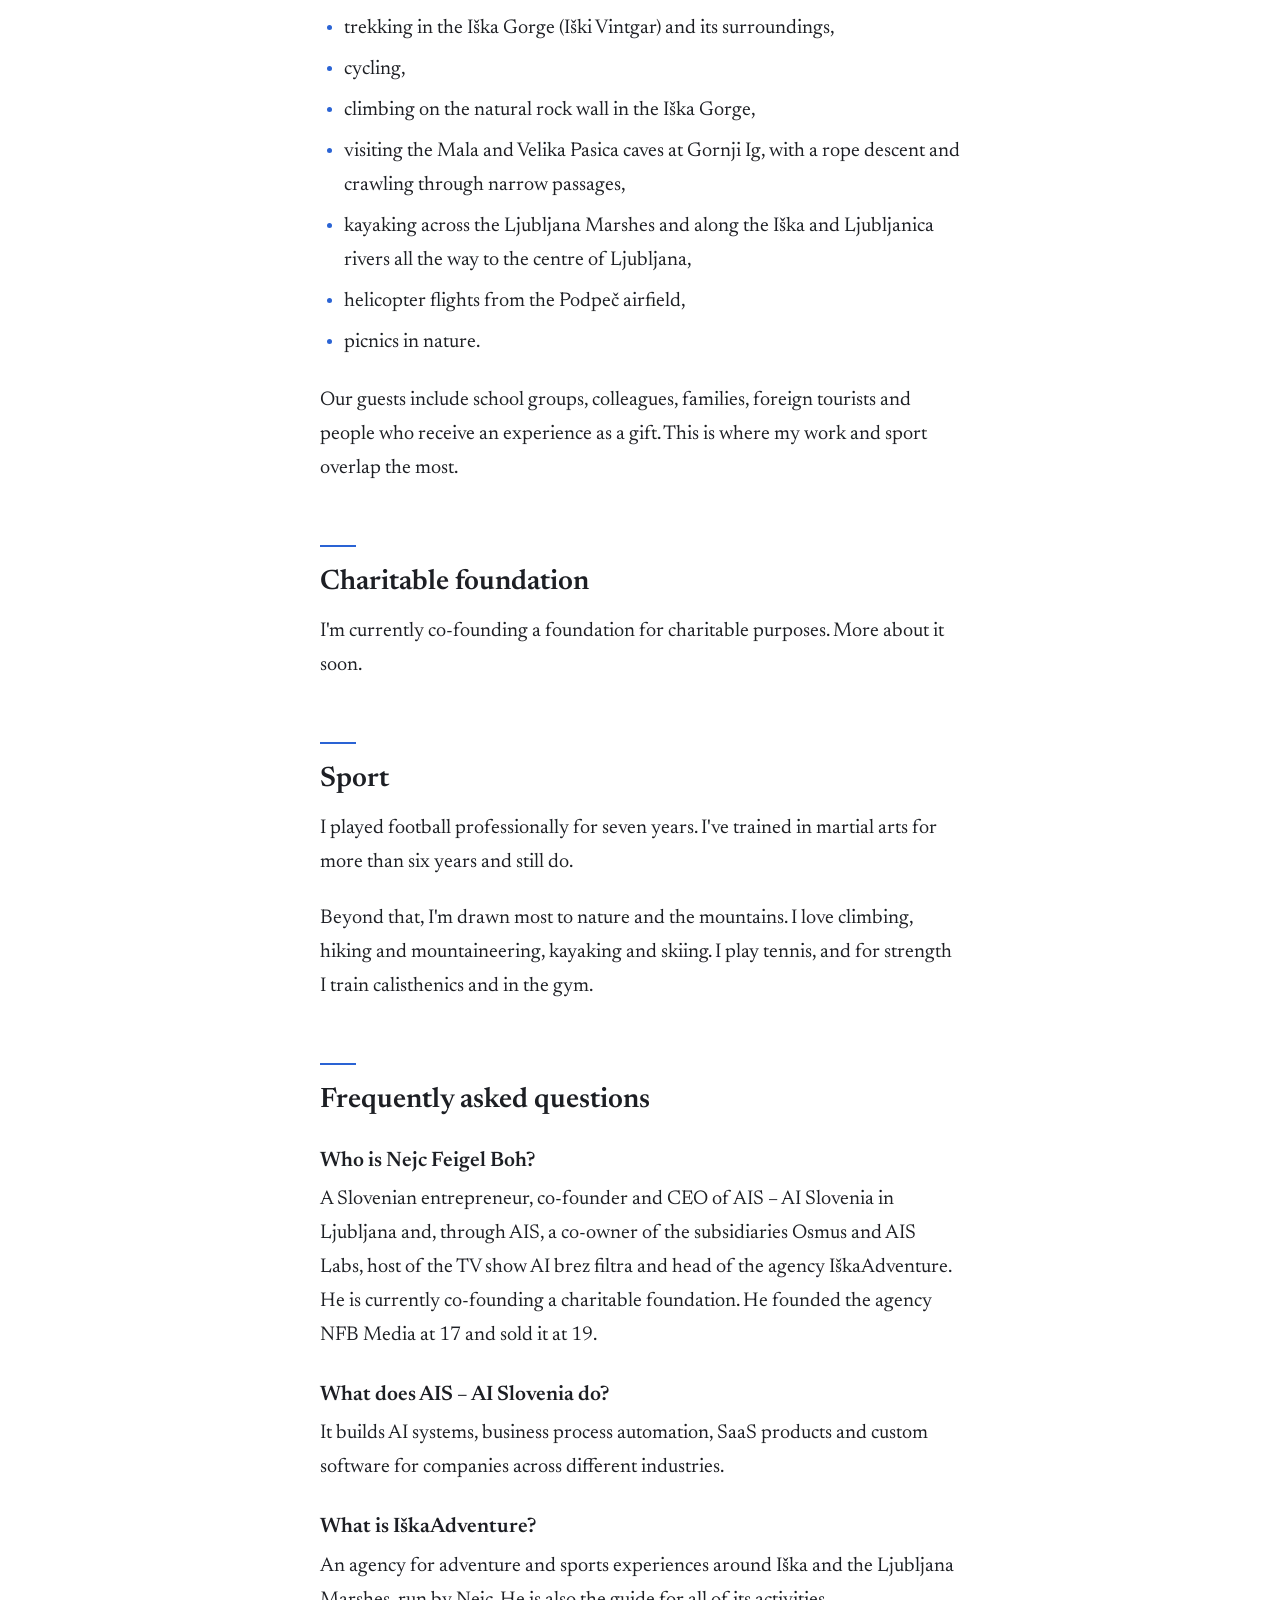
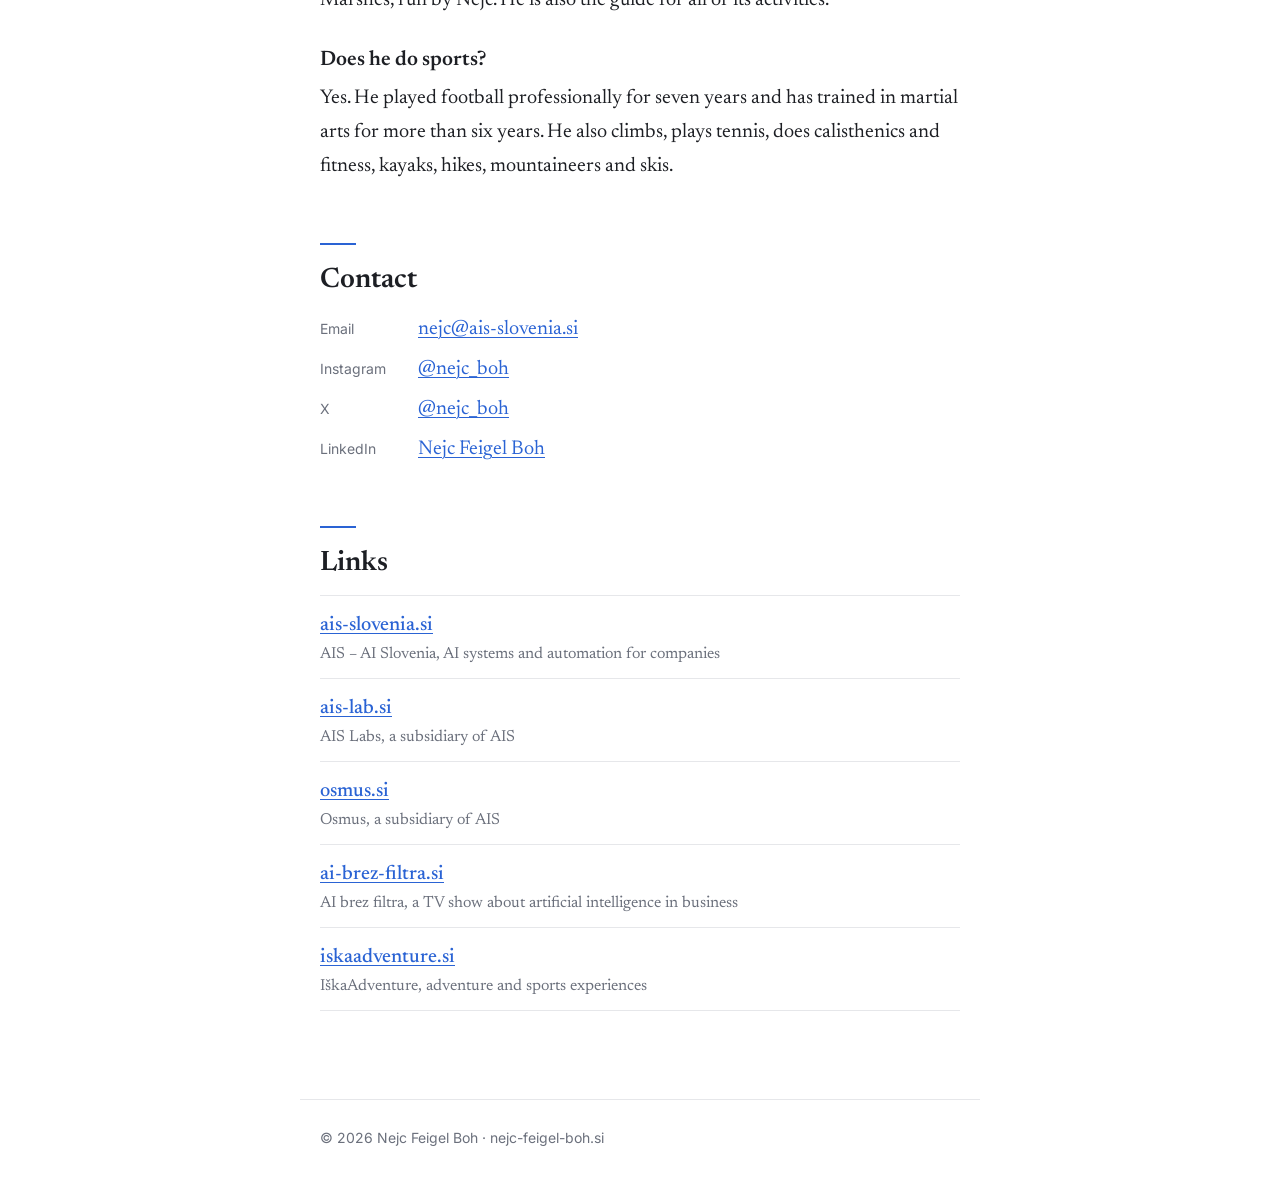
<file: en/index.html>
<!doctype html>
<html lang="en">
<head>
<meta charset="utf-8">
<meta name="viewport" content="width=device-width, initial-scale=1">
<title>Nejc Feigel Boh – co-founder and CEO of AIS</title>
<meta name="description" content="Nejc Feigel Boh is the co-founder and CEO of AIS – AI Slovenia, host of the TV show AI brez filtra and head of the adventure agency IškaAdventure.">
<meta name="author" content="Nejc Feigel Boh">
<link rel="canonical" href="https://nejc-feigel-boh.si/en/">
<link rel="alternate" hreflang="sl" href="https://nejc-feigel-boh.si/">
<link rel="alternate" hreflang="en" href="https://nejc-feigel-boh.si/en/">
<link rel="alternate" hreflang="x-default" href="https://nejc-feigel-boh.si/">
<meta name="robots" content="index, follow, max-image-preview:large">
<meta name="color-scheme" content="light">

<meta property="og:type" content="profile">
<meta property="og:locale" content="en_GB">
<meta property="og:locale:alternate" content="sl_SI">
<meta property="og:title" content="Nejc Feigel Boh">
<meta property="og:description" content="Who Nejc Feigel Boh is, what he works on and how to reach him.">
<meta property="og:url" content="https://nejc-feigel-boh.si/en/">
<meta property="og:image" content="https://nejc-feigel-boh.si/og-image.jpg">
<meta property="og:image:width" content="1200">
<meta property="og:image:height" content="630">
<meta property="og:image:alt" content="Nejc Feigel Boh, black and white photo">
<meta property="profile:first_name" content="Nejc">
<meta property="profile:last_name" content="Feigel Boh">
<meta name="twitter:card" content="summary_large_image">

<link rel="alternate" type="text/plain" href="/llms.txt" title="LLM summary">

<link rel="preload" href="/fonts/newsreader-normal-400-latin.woff2" as="font" type="font/woff2" crossorigin>
<link rel="stylesheet" href="/fonts/fonts.css">
<link rel="icon" href="/favicon.svg" type="image/svg+xml">
<link rel="icon" href="/favicon-32.png" sizes="32x32" type="image/png">
<link rel="apple-touch-icon" href="/apple-touch-icon.png">

<script type="application/ld+json">
{
  "@context": "https://schema.org",
  "@graph": [
    {
      "@type": "ProfilePage",
      "@id": "https://nejc-feigel-boh.si/en/#page",
      "url": "https://nejc-feigel-boh.si/en/",
      "name": "Nejc Feigel Boh",
      "inLanguage": "en",
      "dateModified": "2026-11-11",
      "mainEntity": { "@id": "https://nejc-feigel-boh.si/#person" }
    },
    {
      "@type": "Person",
      "@id": "https://nejc-feigel-boh.si/#person",
      "name": "Nejc Feigel Boh",
      "givenName": "Nejc",
      "familyName": "Feigel Boh",
      "url": "https://nejc-feigel-boh.si/",
      "image": "https://nejc-feigel-boh.si/nejc-foto.jpg",
      "jobTitle": [
        "Co-founder and CEO of AIS – AI Slovenia",
        "Host of the TV show AI brez filtra",
        "Head of IškaAdventure and outdoor guide"
      ],
      "description": "Slovenian entrepreneur. Co-founder and CEO of AIS – AI Slovenia, which builds AI systems, business process automation, SaaS products and custom software. As a co-owner of AIS, also a co-owner of its subsidiaries Osmus and AIS Labs. Host of the TV show AI brez filtra. Runs the agency IškaAdventure and guides its adventure and sports activities. Currently co-founding a charitable foundation. Founded the agency NFB Media at 17 and sold it at 19. Played football professionally for seven years and has trained in martial arts for more than six years.",
      "nationality": { "@type": "Country", "name": "Slovenia" },
      "homeLocation": { "@type": "Place", "name": "Ljubljana, Slovenia" },
      "worksFor": [{ "@id": "https://ais-slovenia.si/#organization" }, { "@id": "https://nejc-feigel-boh.si/#iska" }],
      "email": "mailto:nejc@ais-slovenia.si",
      "knowsLanguage": ["sl", "en"],
      "knowsAbout": [
        "artificial intelligence in business",
        "business process automation",
        "AI agents",
        "custom software",
        "company leadership",
        "adventure tourism and outdoor guiding",
        "climbing", "football", "martial arts"
      ],
      "sameAs": [
        "https://www.instagram.com/nejc_boh/",
        "https://x.com/nejc_boh",
        "https://si.linkedin.com/in/nejc-feigel-boh-abba783a3"
      ]
    },
    {
      "@type": "Organization",
      "@id": "https://ais-slovenia.si/#organization",
      "name": "AIS Slovenia",
      "alternateName": ["AIS – AI Slovenia", "AIS", "Artificial Intelligence Slovenia"],
      "legalName": "AIS, razvoj umetne inteligence, Anej Vučič s.p.",
      "url": "https://ais-slovenia.si/",
      "address": { "@type": "PostalAddress", "addressLocality": "Ljubljana", "addressCountry": "SI" },
      "founder": { "@id": "https://nejc-feigel-boh.si/#person" },
      "subOrganization": [
        { "@type": "Organization", "name": "Osmus", "alternateName": "OSMUS", "url": "https://osmus.si/" },
        { "@type": "Organization", "name": "AIS Labs", "url": "https://ais-lab.si/" }
      ]
    },
    {
      "@type": "Organization",
      "@id": "https://nejc-feigel-boh.si/#iska",
      "name": "IškaAdventure",
      "alternateName": ["ISKAAdventure", "Iška Adventure"],
      "url": "https://iskaadventure.si/",
      "description": "Adventure and sports activities around Iška and the Ljubljana Marshes: trekking, cycling, climbing in the Iška Gorge, the Mala and Velika Pasica caves, kayaking, helicopter flights and picnics."
    },
    {
      "@type": "TVSeries",
      "name": "AI brez filtra",
      "url": "https://ai-brez-filtra.si/",
      "alternateName": "AI without a filter",
      "inLanguage": "sl",
      "actor": { "@id": "https://nejc-feigel-boh.si/#person" },
      "description": "A TV show about artificial intelligence in business, hosted by Nejc Feigel Boh."
    },
    {
      "@type": "FAQPage",
      "@id": "https://nejc-feigel-boh.si/en/#faq",
      "mainEntity": [
        {
          "@type": "Question",
          "name": "Who is Nejc Feigel Boh?",
          "acceptedAnswer": { "@type": "Answer", "text": "Nejc Feigel Boh is a Slovenian entrepreneur, co-founder and CEO of AIS – AI Slovenia in Ljubljana and, through AIS, a co-owner of the subsidiaries Osmus and AIS Labs, host of the TV show AI brez filtra and head of the adventure agency IškaAdventure. He is currently co-founding a charitable foundation. He founded the agency NFB Media at 17 and sold it at 19." }
        },
        {
          "@type": "Question",
          "name": "What is AIS – AI Slovenia?",
          "acceptedAnswer": { "@type": "Answer", "text": "AIS – AI Slovenia is a Ljubljana-based company that builds AI systems, business process automation, SaaS products and custom applications. Its subsidiaries are Osmus and AIS Labs." }
        },
        {
          "@type": "Question",
          "name": "What is IškaAdventure?",
          "acceptedAnswer": { "@type": "Answer", "text": "IškaAdventure (officially ISKAAdventure) is an agency for adventure and sports activities around Iška and the Ljubljana Marshes, run by Nejc Feigel Boh. It offers trekking, cycling, climbing in the Iška Gorge, visits to the Mala and Velika Pasica caves, kayaking, helicopter flights and picnics. Nejc is the guide for all of its activities." }
        },
        {
          "@type": "Question",
          "name": "Does Nejc Feigel Boh do sports?",
          "acceptedAnswer": { "@type": "Answer", "text": "Yes. He played football professionally for seven years and has trained in martial arts for more than six years. He also climbs, plays tennis, does calisthenics and fitness, kayaks, hikes, mountaineers and skis." }
        },
        {
          "@type": "Question",
          "name": "How can I contact Nejc Feigel Boh?",
          "acceptedAnswer": { "@type": "Answer", "text": "By email at nejc@ais-slovenia.si." }
        }
      ]
    }
  ]
}
</script>

<style>
  :root {
    --bg: #ffffff;
    --text: #1d1f24;
    --muted: #6b707c;
    --line: #e6e7ea;
    --blue: #2a63d4;
    --blue-dark: #1d4aa6;
  }
  * { box-sizing: border-box; }
  html { scroll-behavior: smooth; }
  body {
    margin: 0; background: var(--bg); color: var(--text);
    font-family: Newsreader, Georgia, "Times New Roman", serif;
    font-size: 20px; line-height: 1.7;
    -webkit-font-smoothing: antialiased;
  }
  a { color: var(--blue); text-decoration: underline; text-decoration-thickness: 1px; text-underline-offset: 3px; }
  a:hover { color: var(--blue-dark); }

  .site { max-width: 680px; margin: 0 auto; padding: 0 20px; }
  .top {
    max-width: 680px; margin: 0 auto; padding: 22px 20px;
    display: flex; justify-content: space-between; align-items: baseline; gap: 16px;
    font-family: Inter, system-ui, sans-serif; font-size: 14px; color: var(--muted);
    border-bottom: 1px solid var(--line);
  }
  .top a { color: var(--text); text-decoration: none; font-weight: 500; }
  .top { align-items: center; }

  /* Gumb za jezik */
  .lang { display: inline-flex; border: 1px solid var(--blue); border-radius: 999px; overflow: hidden; }
  .lang a, .lang span {
    padding: 5px 13px; font-size: 13px; font-weight: 500; letter-spacing: .04em; line-height: 1.4;
  }
  .lang .on { background: var(--blue); color: #fff; }
  .top .lang a { color: var(--blue); }
  .top .lang a:hover { background: #eef3fc; color: var(--blue-dark); }

  article { padding: 48px 0 24px; }

  .author { font-family: Inter, system-ui, sans-serif; font-size: 14px; color: var(--muted); margin-bottom: 14px; }

  /* Velika fotografija na vrhu */
  .opening { display: grid; grid-template-columns: 1fr 230px; gap: 36px; align-items: start; }
  .opening .intro { font-size: 21px; }
  .nowrap { white-space: nowrap; }
  .hero-photo { margin: 6px 0 0; }
  .hero-photo img {
    display: block; width: 100%; height: auto;
    border-radius: 3px; box-shadow: 0 18px 36px -20px rgba(20, 40, 90, .35);
  }
  @media (max-width: 600px) {
    .opening { grid-template-columns: 1fr; gap: 0; }
    .hero-photo { order: -1; width: 62%; max-width: 240px; margin: 0 0 24px; }
  }

  /* Ozadje: plastnice, ki se premikajo ob skrolanju */
  html { background: var(--bg); }
  body { background: transparent; }
  #topo { position: fixed; inset: 0; width: 100%; height: 100%; z-index: -1; pointer-events: none; }
  #topo path { fill: none; stroke: var(--blue); stroke-width: 1; vector-effect: non-scaling-stroke; }
  .top, .site, footer { position: relative; }
  article { background: rgba(255,255,255,.86); margin: 0 -20px; padding-left: 20px; padding-right: 20px; }

  .progress {
    position: fixed; top: 0; left: 0; height: 2px; width: 100%; background: var(--blue);
    transform-origin: 0 50%; transform: scaleX(0); z-index: 20;
  }

  /* Besedilo se ob skrolanju nežno prikaže */
  .js .reveal { opacity: 0; transform: translateY(14px); transition: opacity .7s ease, transform .7s ease; }
  .js .reveal.in { opacity: 1; transform: none; }
  @media (prefers-reduced-motion: reduce) {
    .js .reveal { opacity: 1; transform: none; transition: none; }
  }

  h1 { font-weight: 600; font-size: 44px; line-height: 1.15; letter-spacing: -.01em; margin: 0 0 18px; }
  .intro { font-size: 22px; color: #3a3d45; margin: 0 0 8px; }

  h2 { font-weight: 600; font-size: 28px; line-height: 1.25; margin: 56px 0 14px; padding-top: 4px; }
  h2::before { content: ""; display: block; width: 36px; height: 2px; background: var(--blue); margin-bottom: 18px; }
  h3 { font-weight: 600; font-size: 21px; line-height: 1.35; margin: 30px 0 6px; }
  p { margin: 0 0 1.1em; }
  ul { margin: 0 0 1.2em; padding-left: 1.2em; }
  li { margin-bottom: .35em; }
  li::marker { color: var(--blue); }

  .toc {
    margin: 34px 0 0; padding: 18px 0; border-top: 1px solid var(--line); border-bottom: 1px solid var(--line);
    font-family: Inter, system-ui, sans-serif; font-size: 15px; line-height: 1.9; color: var(--muted);
  }
  .toc a { color: var(--text); text-decoration: none; margin-right: 14px; white-space: nowrap; }
  .toc a:hover { color: var(--blue); }

  .note { color: var(--muted); font-size: 17px; }

  .sec-title {
    display: flex; justify-content: space-between; align-items: flex-end; gap: 12px 24px; flex-wrap: wrap;
    margin: 56px 0 14px;
  }
  .sec-title h2 { margin: 0; }
  .sec-logo { display: block; line-height: 0; }
  .sec-logo img { height: 40px; width: auto; }
  .sec-title.sub { margin: 30px 0 6px; align-items: center; }
  .sec-logo img.logo-dark { height: 40px; border-radius: 6px; }
  .sec-logo img.logo-small { height: 27px; }
  .sec-logo img.logo-round { height: 58px; border-radius: 50%; }
  @media (max-width: 600px) {
    .sec-title { margin-top: 46px; }
    .sec-title.sub { margin-top: 28px; }
    .sec-logo img { height: 32px; }
    .sec-logo img.logo-dark { height: 34px; }
    .sec-logo img.logo-small { height: 24px; }
    .sec-logo img.logo-round { height: 48px; }
  }

  .contact { list-style: none; padding: 0; margin: 0 0 1.2em; }
  .contact li { margin: 0 0 .3em; }
  .contact span { display: inline-block; min-width: 98px; font-family: Inter, system-ui, sans-serif; font-size: 14px; color: var(--muted); }

  .links { list-style: none; padding: 0; margin: 0 0 1.2em; }
  .links li { padding: 12px 0; border-bottom: 1px solid var(--line); margin: 0; }
  .links li:first-child { border-top: 1px solid var(--line); }
  .links a { font-weight: 500; }
  .links span { display: block; font-size: 16px; color: var(--muted); line-height: 1.5; }

  footer {
    max-width: 680px; margin: 40px auto 0; padding: 26px 20px 48px; border-top: 1px solid var(--line);
    font-family: Inter, system-ui, sans-serif; font-size: 14px; color: var(--muted);
  }

  @media (max-width: 600px) {
    body { font-size: 18.5px; }
    h1 { font-size: 34px; }
    .intro { font-size: 20px; }
    h2 { font-size: 25px; margin-top: 46px; }
    article { padding-top: 34px; }
  }
</style>
</head>
<body>
<script>document.documentElement.classList.add('js');</script>
<div class="progress" aria-hidden="true"></div>
<svg id="topo" aria-hidden="true"></svg>

<header class="top">
  <a href="#">Nejc Feigel Boh</a>
  <nav class="lang" aria-label="Language">
    <a href="../" hreflang="sl" lang="sl" title="Preberi v slovenščini">SL</a><span class="on" aria-current="true">EN</span>
  </nav>
</header>

<main class="site">
<article>

  <div class="opening">
    <div>
      <div class="author">About me · updated 11 November 2026</div>
      <h1>Nejc Feigel Boh</h1>
      <p class="intro">
        I'm an entrepreneur from Slovenia.<br>
        I'm the co-founder and CEO of <span class="nowrap">AIS – AI Slovenia</span> and, through AIS,
        a co-owner of its subsidiaries Osmus and AIS Labs. I host the TV show AI brez filtra. I also
        run the agency IškaAdventure, and I'm currently co-founding a charitable foundation.
      </p>
    </div>
    <figure class="hero-photo">
      <img src="../nejc-foto.jpg?v=2" alt="Nejc Feigel Boh, black and white photo" width="532" height="787">
    </figure>
  </div>

  <nav class="toc" aria-label="Contents">
    <a href="#beginnings">Beginnings</a>
    <a href="#ais">AIS</a>
    <a href="#ai-brez-filtra">AI brez filtra</a>
    <a href="#iskaadventure">IškaAdventure</a>
    <a href="#foundation">Foundation</a>
    <a href="#sport">Sport</a>
    <a href="#questions">Questions</a>
    <a href="#contact">Contact</a>
    <a href="#links">Links</a>
  </nav>

  <h2 id="beginnings">Beginnings</h2>
  <p>
    At 17 I founded my first company, the agency NFB Media. At 19 I sold it and devoted myself fully to
    artificial intelligence in business. That is how AIS came about.
  </p>

  <div class="sec-title">
    <h2 id="ais">AIS – AI Slovenia</h2>
    <a href="https://ais-slovenia.si/" class="sec-logo"><img src="../ais-logo.png" alt="AIS Slovenia logo" width="502" height="114"></a>
  </div>
  <p>
    AIS – AI Slovenia is a company in Ljubljana that I co-founded and run as CEO. The leadership team also
    includes Anej Vučič and our CTO, Ian Veber. We build AI systems, business process automation, SaaS products
    and custom software for companies.
  </p>
  <p>
    Our principle is simple: we don't sell tools, we build systems that get the work done. A client doesn't buy
    a licence or consulting hours from us. They get a system that takes over a specific piece of repetitive work,
    and a team that keeps that system running afterwards. People in the company keep the judgement, the decisions
    and the client relationships, and the system takes over the routine.
  </p>
  <p>
    We work across several areas: document processing and administration, sales and handling enquiries,
    chatbots and voice agents, internal assistants for staff, market and public tender monitoring, connecting
    systems such as CRM, ERP and email, and custom applications with access control and an audit trail.
  </p>
  <p>
    We introduce every system step by step. At first it only reads and learns, then it prepares drafts that a
    person reviews, and it starts working on its own only once it has proven itself. Every system in a company
    has a named person who is responsible for it.
  </p>
  <p>
    One example is a vehicle inspection system at a port. It now takes 2 seconds per vehicle instead of
    5 minutes. In the first three months it saved the client 486 hours of work, and the investment paid for
    itself in two months.
  </p>
  <p>
    In 2025, after more than a year of development, we presented the AIS systems at the Golden Key
    conference in Zagreb. By October 2026 AIS had built 12 systems and delivered 9 client projects.
  </p>

  <p>
    AIS has two subsidiaries, <a href="https://osmus.si/">Osmus</a> and
    <a href="https://ais-lab.si/">AIS Labs</a>, both owned by AIS. As a co-owner of AIS, I also co-own
    both subsidiaries. More about AIS at
    <a href="https://ais-slovenia.si/">ais-slovenia.si</a>.
  </p>

  <div class="sec-title sub">
    <h3 id="osmus">Osmus</h3>
    <a href="https://osmus.si/" class="sec-logo"><img class="logo-dark" src="../osmus-logo.png?v=2" alt="Osmus logo, Powered by AIS" width="203" height="52"></a>
  </div>

  <p>
    Osmus develops camera systems that connect photographs, video and context so that a person can review them.
    For each task it defines the whole path: which camera to use (fixed, portable or mounted), how the footage is
    processed, where AI analysis helps, and what view the operator needs to make the final decision. Proposed
    applications include vehicle and port inspection, site and perimeter review, and support for search and rescue. More at
    <a href="https://osmus.si/">osmus.si</a>.
  </p>

  <div class="sec-title sub">
    <h3 id="ais-labs">AIS Labs</h3>
    <a href="https://ais-lab.si/" class="sec-logo"><img class="logo-small" src="../ais-labs-logo.png" alt="AIS Labs logo" width="128" height="27"></a>
  </div>

  <p>
    AIS Labs is the AIS lab where ideas become working AI products. Here we build and test solutions on real work:
    document automation, computer vision for capturing and reviewing vehicles, and systems for searching knowledge
    and documents. Products in development include Sequoia Beaver, a home for a company's work, and Blackhole, a
    research prototype that follows a question to the evidence. More at <a href="https://ais-lab.si/">ais-lab.si</a>.
  </p>

  <div class="sec-title">
    <h2 id="ai-brez-filtra">AI brez filtra</h2>
    <a href="https://ai-brez-filtra.si/" class="sec-logo"><img class="logo-round" src="../ai-brez-filtra-logo.png?v=2" alt="AI brez filtra show logo" width="200" height="200"></a>
  </div>
  <p>
    I host the TV show AI brez filtra (“AI without a filter”). With my guests I talk about how artificial
    intelligence is changing work in companies: what already works, what doesn't, and where the limits are.
    More about the show at <a href="https://ai-brez-filtra.si/">ai-brez-filtra.si</a>.
  </p>

  <h2 id="iskaadventure">IškaAdventure</h2>
  <p>
    Besides technology, I run the agency <a href="https://iskaadventure.si/">IškaAdventure</a>
    (spelled ISKAAdventure on its website), which offers
    adventure and sports experiences in nature around Iška, Ig and the Ljubljana Marshes. I'm also the guide
    for every activity the agency offers.
  </p>
  <p>The experiences we organise:</p>
  <ul>
    <li>trekking in the Iška Gorge (Iški Vintgar) and its surroundings,</li>
    <li>cycling,</li>
    <li>climbing on the natural rock wall in the Iška Gorge,</li>
    <li>visiting the Mala and Velika Pasica caves at Gornji Ig, with a rope descent and crawling through narrow passages,</li>
    <li>kayaking across the Ljubljana Marshes and along the Iška and Ljubljanica rivers all the way to the centre of Ljubljana,</li>
    <li>helicopter flights from the Podpeč airfield,</li>
    <li>picnics in nature.</li>
  </ul>
  <p>
    Our guests include school groups, colleagues, families, foreign tourists and people who receive an
    experience as a gift. This is where my work and sport overlap the most.
  </p>

  <h2 id="foundation">Charitable foundation</h2>
  <p>
    I'm currently co-founding a foundation for charitable purposes. More about it soon.
  </p>

  <h2 id="sport">Sport</h2>
  <p>
    I played football professionally for seven years. I've trained in martial arts for more than six years
    and still do.
  </p>
  <p>
    Beyond that, I'm drawn most to nature and the mountains. I love climbing, hiking and mountaineering,
    kayaking and skiing. I play tennis, and for strength I train calisthenics and in the gym.
  </p>

  <h2 id="questions">Frequently asked questions</h2>

  <h3>Who is Nejc Feigel Boh?</h3>
  <p>
    A Slovenian entrepreneur, co-founder and CEO of AIS – AI Slovenia in Ljubljana and, through AIS, a co-owner
    of the subsidiaries Osmus and AIS Labs, host of the TV show AI brez filtra and head of the agency IškaAdventure. He is currently
    co-founding a charitable foundation. He founded the agency NFB Media at 17 and sold it at 19.
  </p>

  <h3>What does AIS – AI Slovenia do?</h3>
  <p>
    It builds AI systems, business process automation, SaaS products and custom software for companies across
    different industries.
  </p>

  <h3>What is IškaAdventure?</h3>
  <p>
    An agency for adventure and sports experiences around Iška and the Ljubljana Marshes, run by Nejc.
    He is also the guide for all of its activities.
  </p>

  <h3>Does he do sports?</h3>
  <p>
    Yes. He played football professionally for seven years and has trained in martial arts for more than six
    years. He also climbs, plays tennis, does calisthenics and fitness, kayaks, hikes, mountaineers and skis.
  </p>

  <h2 id="contact">Contact</h2>
  <ul class="contact">
    <li><span>Email</span><a href="mailto:nejc@ais-slovenia.si">nejc@ais-slovenia.si</a></li>
    <li><span>Instagram</span><a href="https://www.instagram.com/nejc_boh/" rel="me">@nejc_boh</a></li>
    <li><span>X</span><a href="https://x.com/nejc_boh" rel="me">@nejc_boh</a></li>
    <li><span>LinkedIn</span><a href="https://si.linkedin.com/in/nejc-feigel-boh-abba783a3" rel="me">Nejc Feigel Boh</a></li>
  </ul>

  <h2 id="links">Links</h2>
  <ul class="links">
    <li><a href="https://ais-slovenia.si/">ais-slovenia.si</a><span>AIS – AI Slovenia, AI systems and automation for companies</span></li>
    <li><a href="https://ais-lab.si/">ais-lab.si</a><span>AIS Labs, a subsidiary of AIS</span></li>
    <li><a href="https://osmus.si/">osmus.si</a><span>Osmus, a subsidiary of AIS</span></li>
    <li><a href="https://ai-brez-filtra.si/">ai-brez-filtra.si</a><span>AI brez filtra, a TV show about artificial intelligence in business</span></li>
    <li><a href="https://iskaadventure.si/">iskaadventure.si</a><span>IškaAdventure, adventure and sports experiences</span></li>
  </ul>

</article>
</main>

<footer>
  © 2026 Nejc Feigel Boh · nejc-feigel-boh.si
</footer>


<script>
(function () {
  var NS = 'http://www.w3.org/2000/svg';
  var svg = document.getElementById('topo');
  var reduce = window.matchMedia('(prefers-reduced-motion: reduce)').matches;
  var groups = [];

  // Plastnice: valovite zaprte krivulje okoli središča, kot na zemljevidu gora.
  function contour(cx, cy, r, seed) {
    var pts = [], n = 90;
    for (var i = 0; i < n; i++) {
      var a = i / n * Math.PI * 2;
      var k = 1 + .16 * Math.sin(3 * a + seed) + .09 * Math.sin(5 * a + seed * 1.7) + .05 * Math.cos(7 * a - seed);
      pts.push([cx + Math.cos(a) * r * k, cy + Math.sin(a) * r * k * .82]);
    }
    var d = 'M' + pts[0][0].toFixed(1) + ' ' + pts[0][1].toFixed(1);
    for (var j = 1; j < n; j++) d += 'L' + pts[j][0].toFixed(1) + ' ' + pts[j][1].toFixed(1);
    return d + 'Z';
  }

  function build() {
    svg.innerHTML = '';
    groups = [];
    var w = innerWidth, h = innerHeight;
    svg.setAttribute('viewBox', '0 0 ' + w + ' ' + h);
    var hills = [
      { x: w * .04, y: h * .35, levels: 11, step: 34, seed: 1.3, speed: .12, op: .26 },
      { x: w * .98, y: h * .78, levels: 13, step: 38, seed: 4.1, speed: .22, op: .24 },
      { x: w * .9,  y: h * .05, levels: 7,  step: 30, seed: 2.6, speed: .06, op: .17 }
    ];
    hills.forEach(function (hl) {
      var g = document.createElementNS(NS, 'g');
      g.style.opacity = hl.op;
      for (var i = 1; i <= hl.levels; i++) {
        var p = document.createElementNS(NS, 'path');
        p.setAttribute('d', contour(hl.x, hl.y, i * hl.step, hl.seed + i * .23));
        if (i % 4 === 0) p.style.strokeWidth = 1.6;
        g.appendChild(p);
      }
      svg.appendChild(g);
      groups.push({ el: g, hill: hl });
    });
    update();
  }

  var bar = document.querySelector('.progress');
  function update() {
    var y = scrollY, max = document.documentElement.scrollHeight - innerHeight;
    bar.style.transform = 'scaleX(' + (max > 0 ? y / max : 0) + ')';
    if (reduce) return;
    groups.forEach(function (o, i) {
      var dy = -y * o.hill.speed, rot = y * .004 * (i % 2 ? -1 : 1);
      o.el.setAttribute('transform', 'translate(0 ' + dy.toFixed(1) + ') rotate(' + rot.toFixed(2) + ' ' + o.hill.x + ' ' + o.hill.y + ')');
    });
  }

  var ticking = false;
  addEventListener('scroll', function () {
    if (!ticking) { ticking = true; requestAnimationFrame(function () { update(); ticking = false; }); }
  }, { passive: true });
  addEventListener('resize', build);
  build();

  // Prikaz besedila ob skrolanju
  var items = document.querySelectorAll('article h2, article h3, article p, article ul, .toc');
  if ('IntersectionObserver' in window) {
    var io = new IntersectionObserver(function (entries) {
      entries.forEach(function (e) { if (e.isIntersecting) { e.target.classList.add('in'); io.unobserve(e.target); } });
    }, { rootMargin: '0px 0px -8% 0px' });
    items.forEach(function (el) { el.classList.add('reveal'); io.observe(el); });
  }
})();
</script>

</body>
</html>
</file>
<file: fonts/fonts.css>
/* latin-ext */
@font-face {
  font-family: 'Inter';
  font-style: normal;
  font-weight: 400;
  font-display: swap;
  src: url(/fonts/inter-normal-400-latin-ext.woff2) format('woff2');
  unicode-range: U+0100-02BA, U+02BD-02C5, U+02C7-02CC, U+02CE-02D7, U+02DD-02FF, U+0304, U+0308, U+0329, U+1D00-1DBF, U+1E00-1E9F, U+1EF2-1EFF, U+2020, U+20A0-20AB, U+20AD-20C4, U+2113, U+2C60-2C7F, U+A720-A7FF;
}
/* latin */
@font-face {
  font-family: 'Inter';
  font-style: normal;
  font-weight: 400;
  font-display: swap;
  src: url(/fonts/inter-normal-400-latin.woff2) format('woff2');
  unicode-range: U+0000-00FF, U+0131, U+0152-0153, U+02BB-02BC, U+02C6, U+02DA, U+02DC, U+0304, U+0308, U+0329, U+2000-206F, U+20AC, U+2122, U+2191, U+2193, U+2212, U+2215, U+FEFF, U+FFFD;
}
/* latin-ext */
@font-face {
  font-family: 'Inter';
  font-style: normal;
  font-weight: 500;
  font-display: swap;
  src: url(/fonts/inter-normal-400-latin-ext.woff2) format('woff2');
  unicode-range: U+0100-02BA, U+02BD-02C5, U+02C7-02CC, U+02CE-02D7, U+02DD-02FF, U+0304, U+0308, U+0329, U+1D00-1DBF, U+1E00-1E9F, U+1EF2-1EFF, U+2020, U+20A0-20AB, U+20AD-20C4, U+2113, U+2C60-2C7F, U+A720-A7FF;
}
/* latin */
@font-face {
  font-family: 'Inter';
  font-style: normal;
  font-weight: 500;
  font-display: swap;
  src: url(/fonts/inter-normal-400-latin.woff2) format('woff2');
  unicode-range: U+0000-00FF, U+0131, U+0152-0153, U+02BB-02BC, U+02C6, U+02DA, U+02DC, U+0304, U+0308, U+0329, U+2000-206F, U+20AC, U+2122, U+2191, U+2193, U+2212, U+2215, U+FEFF, U+FFFD;
}
/* latin-ext */
@font-face {
  font-family: 'Newsreader';
  font-style: italic;
  font-weight: 400;
  font-display: swap;
  src: url(/fonts/newsreader-italic-400-latin-ext.woff2) format('woff2');
  unicode-range: U+0100-02BA, U+02BD-02C5, U+02C7-02CC, U+02CE-02D7, U+02DD-02FF, U+0304, U+0308, U+0329, U+1D00-1DBF, U+1E00-1E9F, U+1EF2-1EFF, U+2020, U+20A0-20AB, U+20AD-20C4, U+2113, U+2C60-2C7F, U+A720-A7FF;
}
/* latin */
@font-face {
  font-family: 'Newsreader';
  font-style: italic;
  font-weight: 400;
  font-display: swap;
  src: url(/fonts/newsreader-italic-400-latin.woff2) format('woff2');
  unicode-range: U+0000-00FF, U+0131, U+0152-0153, U+02BB-02BC, U+02C6, U+02DA, U+02DC, U+0304, U+0308, U+0329, U+2000-206F, U+20AC, U+2122, U+2191, U+2193, U+2212, U+2215, U+FEFF, U+FFFD;
}
/* latin-ext */
@font-face {
  font-family: 'Newsreader';
  font-style: normal;
  font-weight: 400;
  font-display: swap;
  src: url(/fonts/newsreader-normal-400-latin-ext.woff2) format('woff2');
  unicode-range: U+0100-02BA, U+02BD-02C5, U+02C7-02CC, U+02CE-02D7, U+02DD-02FF, U+0304, U+0308, U+0329, U+1D00-1DBF, U+1E00-1E9F, U+1EF2-1EFF, U+2020, U+20A0-20AB, U+20AD-20C4, U+2113, U+2C60-2C7F, U+A720-A7FF;
}
/* latin */
@font-face {
  font-family: 'Newsreader';
  font-style: normal;
  font-weight: 400;
  font-display: swap;
  src: url(/fonts/newsreader-normal-400-latin.woff2) format('woff2');
  unicode-range: U+0000-00FF, U+0131, U+0152-0153, U+02BB-02BC, U+02C6, U+02DA, U+02DC, U+0304, U+0308, U+0329, U+2000-206F, U+20AC, U+2122, U+2191, U+2193, U+2212, U+2215, U+FEFF, U+FFFD;
}
/* latin-ext */
@font-face {
  font-family: 'Newsreader';
  font-style: normal;
  font-weight: 500;
  font-display: swap;
  src: url(/fonts/newsreader-normal-400-latin-ext.woff2) format('woff2');
  unicode-range: U+0100-02BA, U+02BD-02C5, U+02C7-02CC, U+02CE-02D7, U+02DD-02FF, U+0304, U+0308, U+0329, U+1D00-1DBF, U+1E00-1E9F, U+1EF2-1EFF, U+2020, U+20A0-20AB, U+20AD-20C4, U+2113, U+2C60-2C7F, U+A720-A7FF;
}
/* latin */
@font-face {
  font-family: 'Newsreader';
  font-style: normal;
  font-weight: 500;
  font-display: swap;
  src: url(/fonts/newsreader-normal-400-latin.woff2) format('woff2');
  unicode-range: U+0000-00FF, U+0131, U+0152-0153, U+02BB-02BC, U+02C6, U+02DA, U+02DC, U+0304, U+0308, U+0329, U+2000-206F, U+20AC, U+2122, U+2191, U+2193, U+2212, U+2215, U+FEFF, U+FFFD;
}
/* latin-ext */
@font-face {
  font-family: 'Newsreader';
  font-style: normal;
  font-weight: 600;
  font-display: swap;
  src: url(/fonts/newsreader-normal-400-latin-ext.woff2) format('woff2');
  unicode-range: U+0100-02BA, U+02BD-02C5, U+02C7-02CC, U+02CE-02D7, U+02DD-02FF, U+0304, U+0308, U+0329, U+1D00-1DBF, U+1E00-1E9F, U+1EF2-1EFF, U+2020, U+20A0-20AB, U+20AD-20C4, U+2113, U+2C60-2C7F, U+A720-A7FF;
}
/* latin */
@font-face {
  font-family: 'Newsreader';
  font-style: normal;
  font-weight: 600;
  font-display: swap;
  src: url(/fonts/newsreader-normal-400-latin.woff2) format('woff2');
  unicode-range: U+0000-00FF, U+0131, U+0152-0153, U+02BB-02BC, U+02C6, U+02DA, U+02DC, U+0304, U+0308, U+0329, U+2000-206F, U+20AC, U+2122, U+2191, U+2193, U+2212, U+2215, U+FEFF, U+FFFD;
}
</file>
